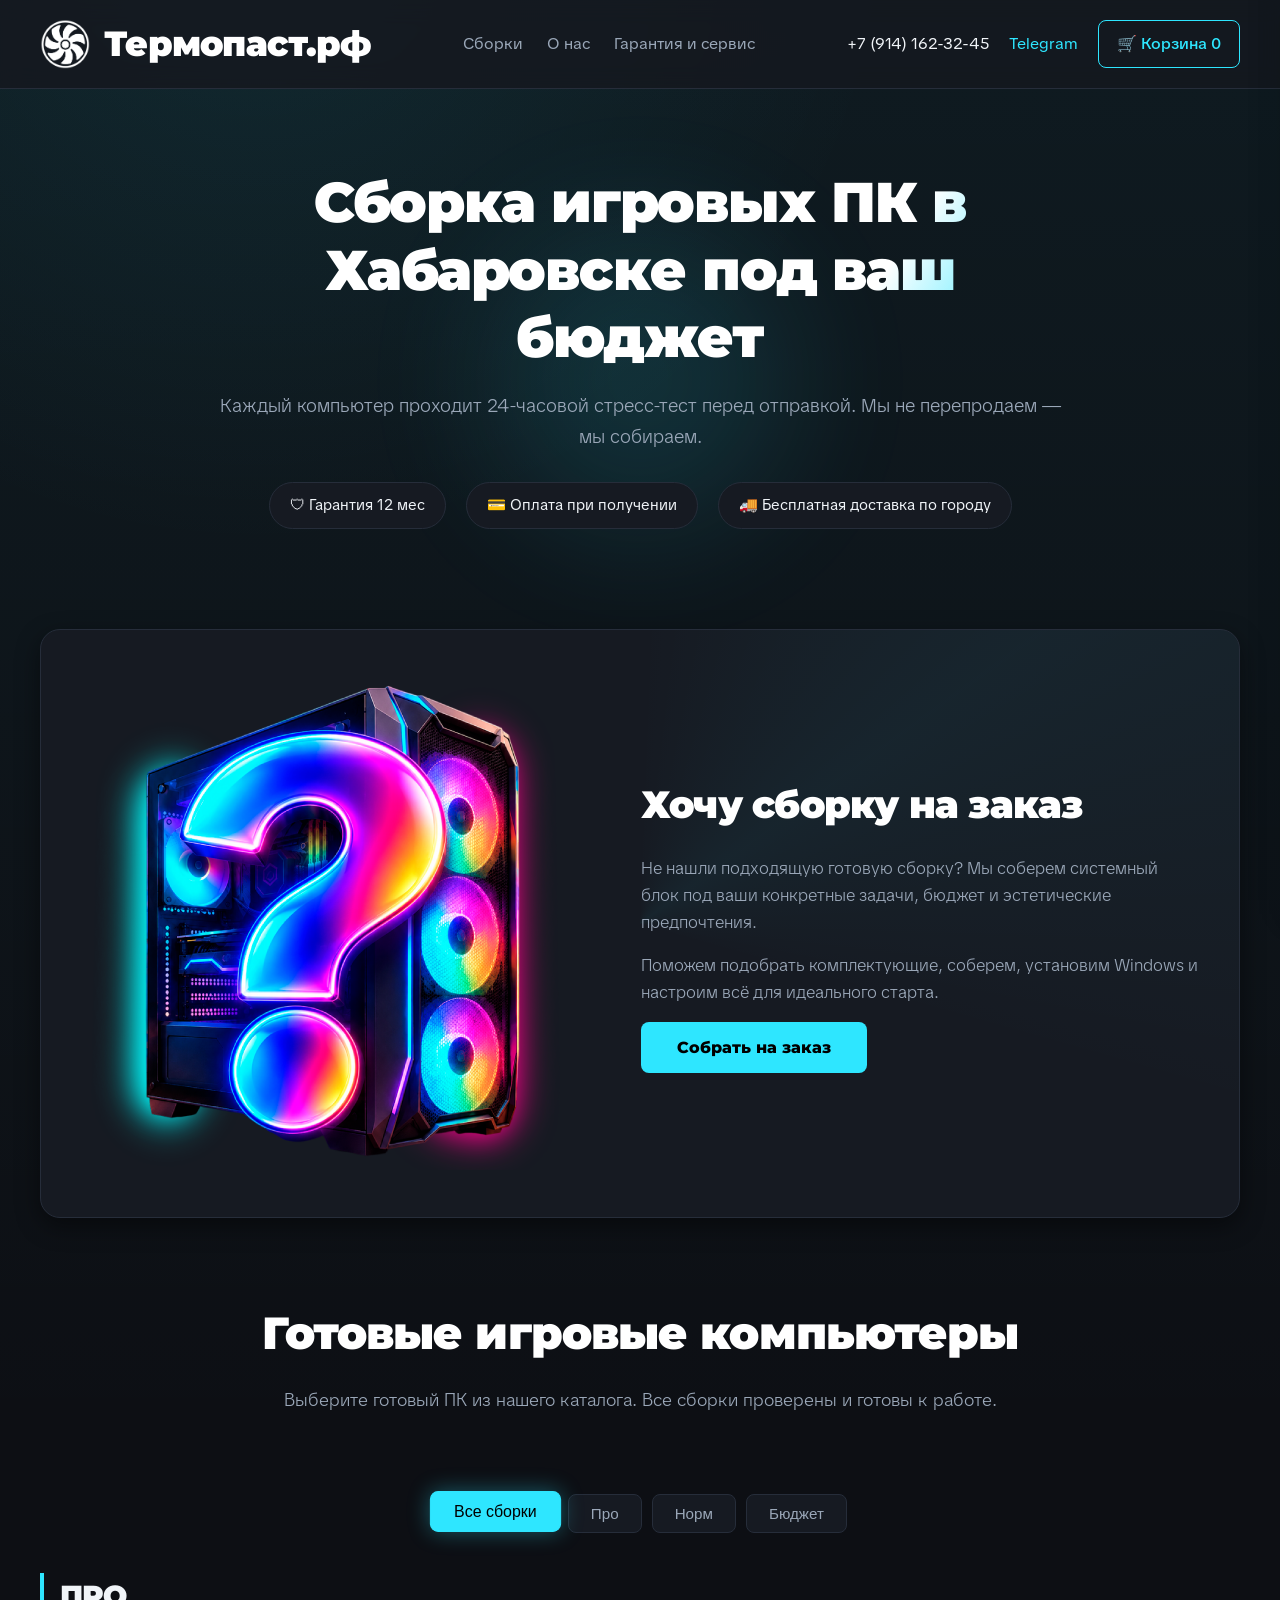
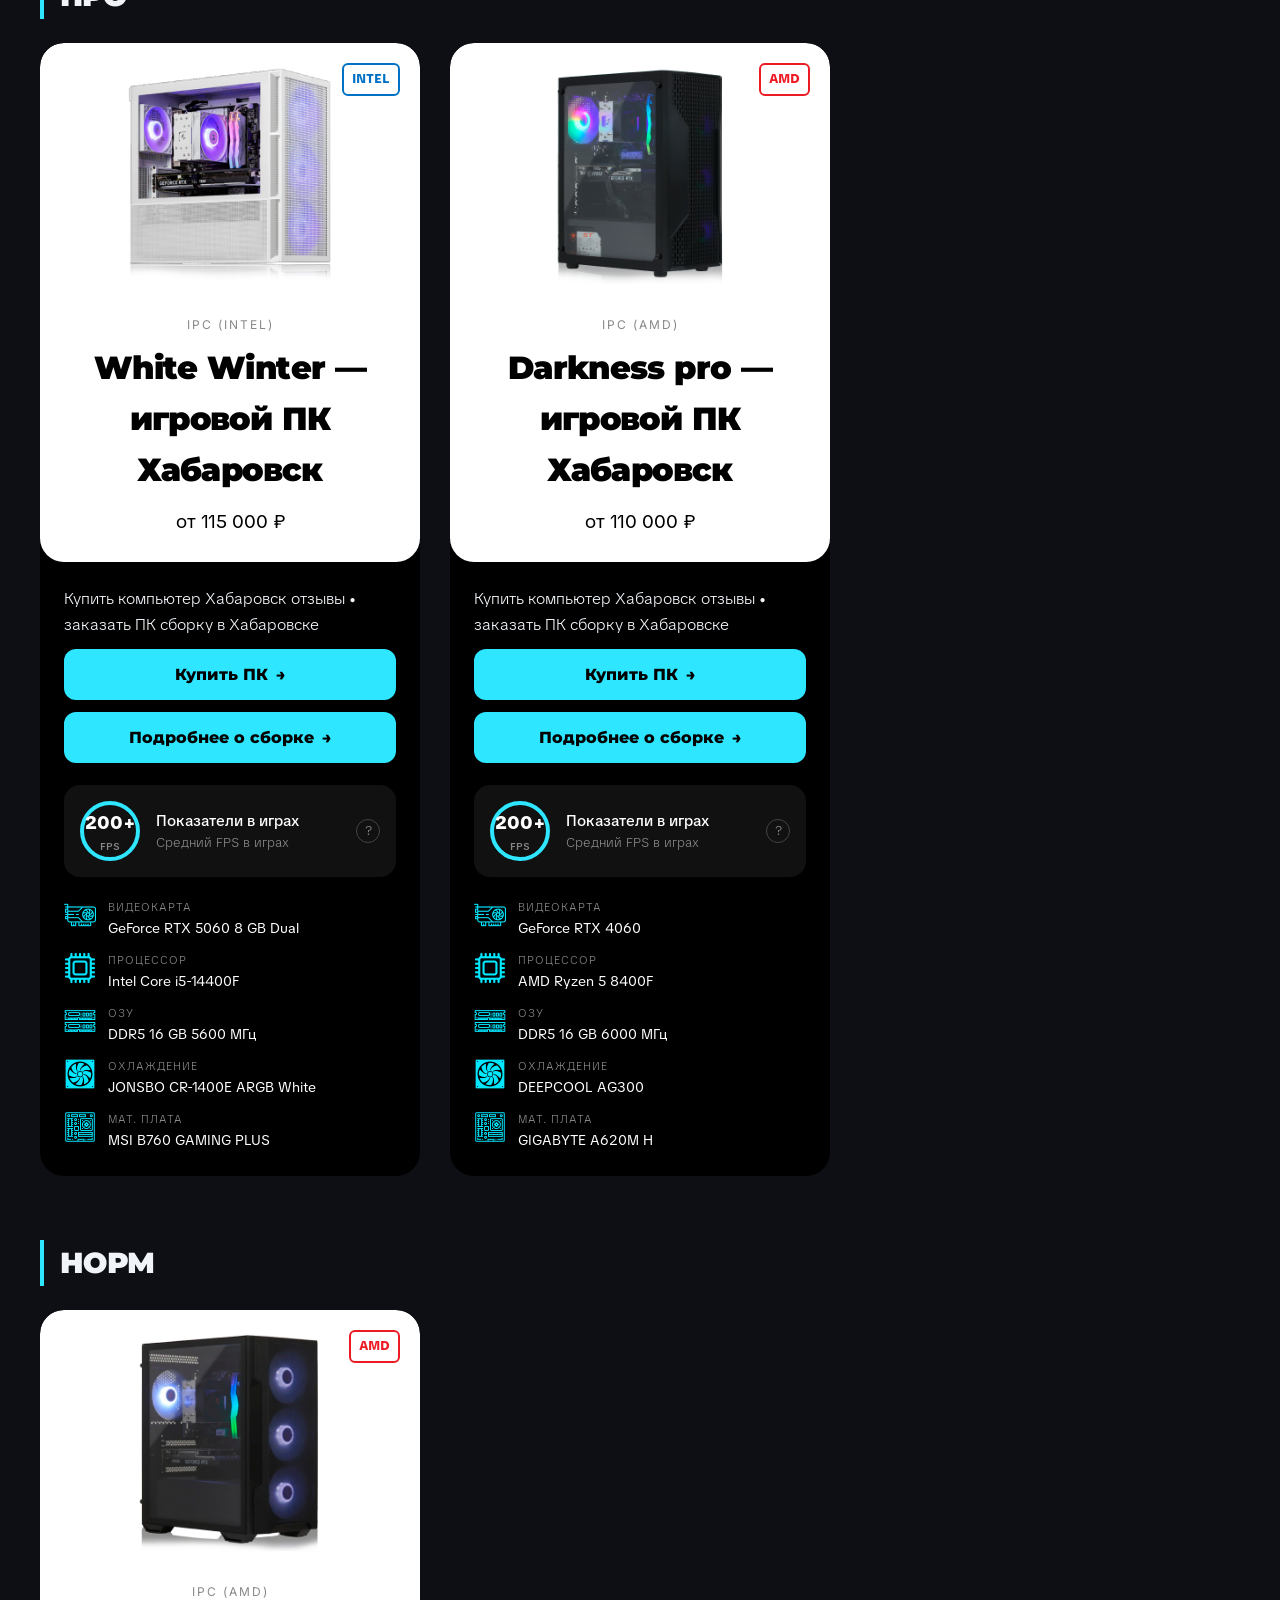
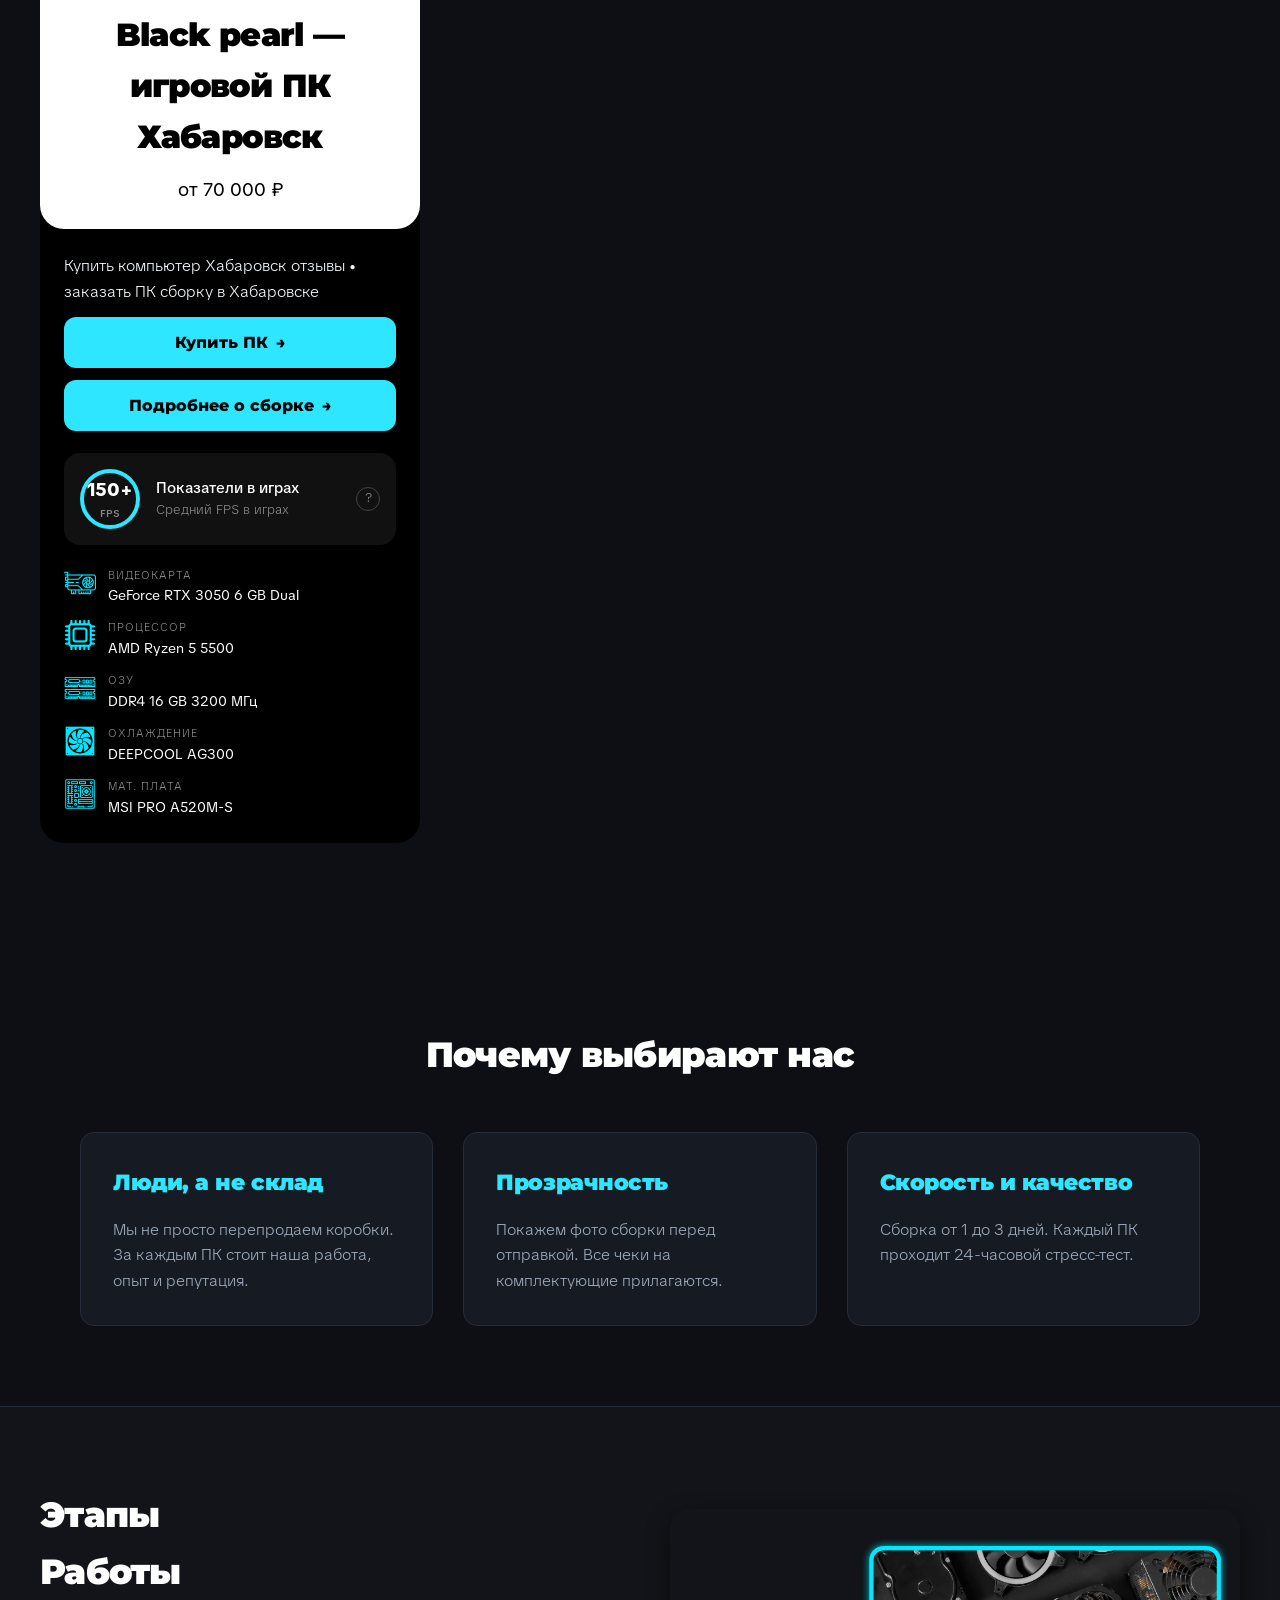
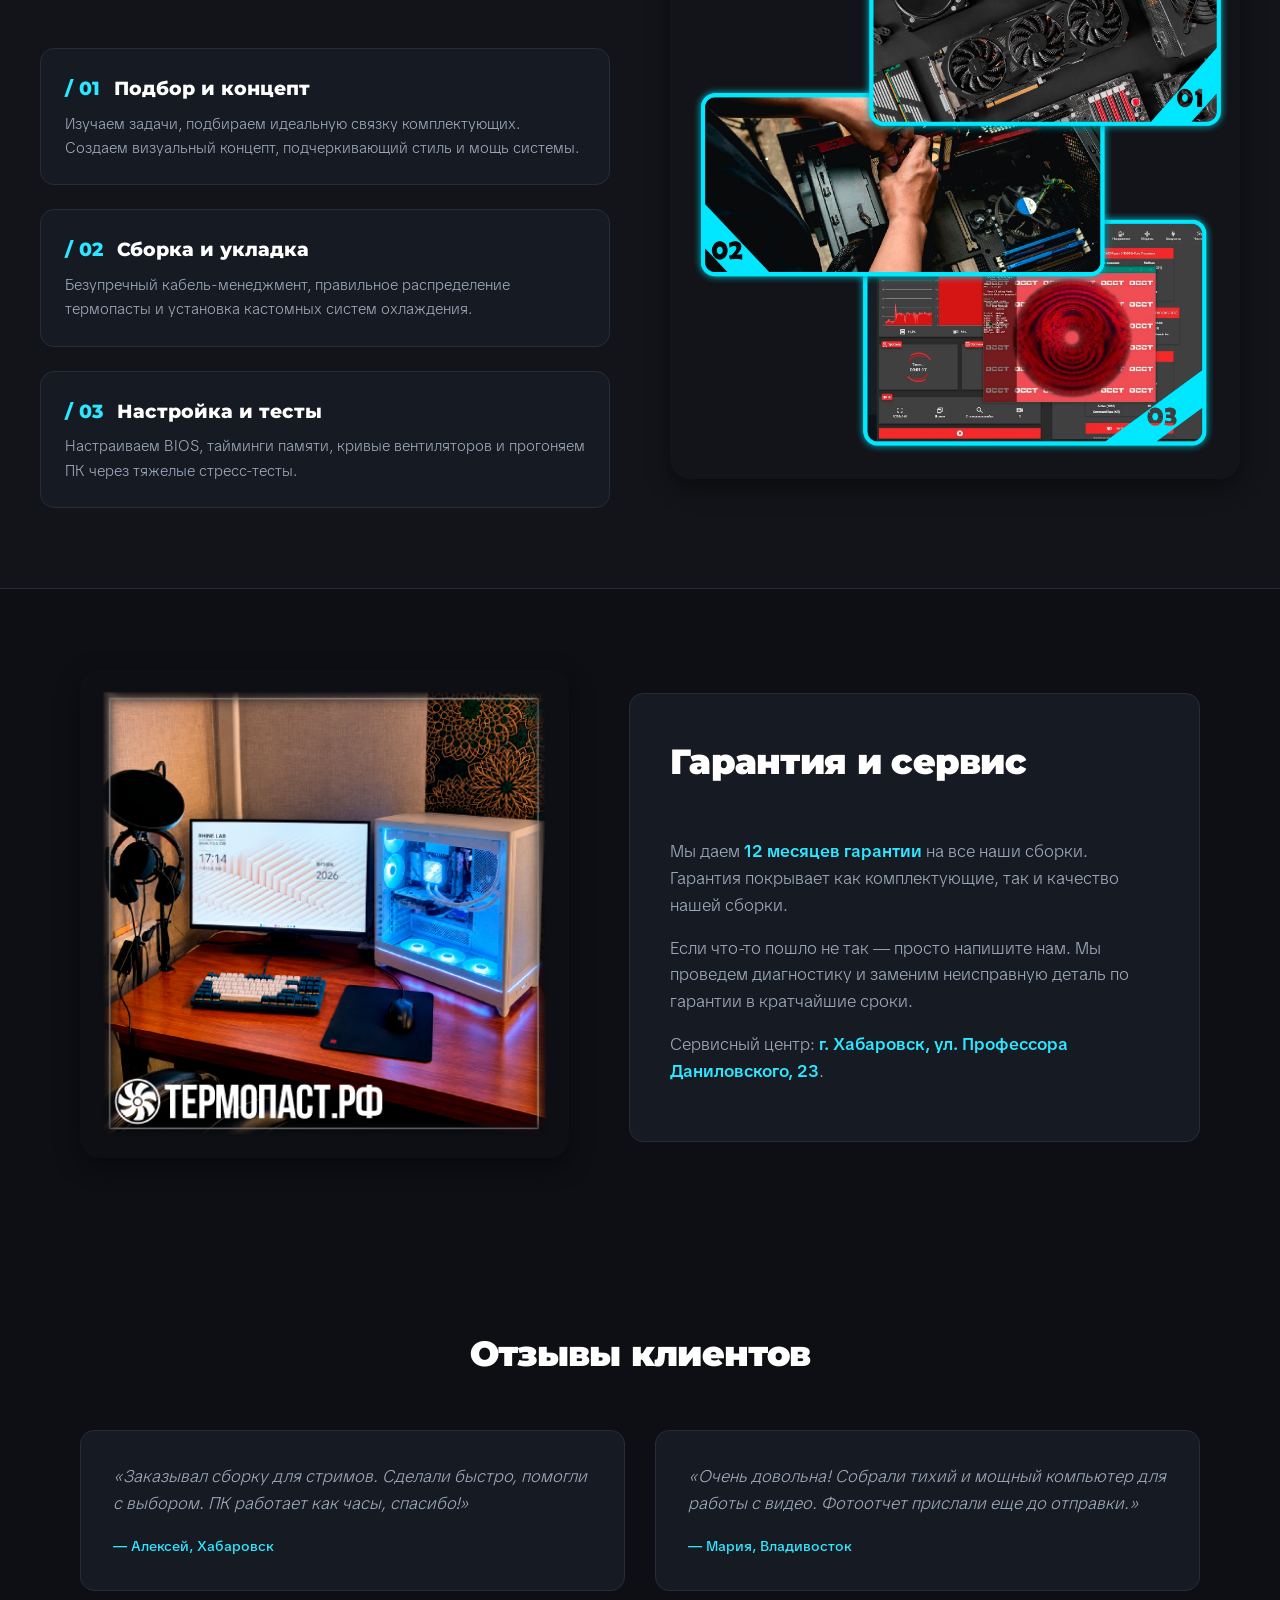
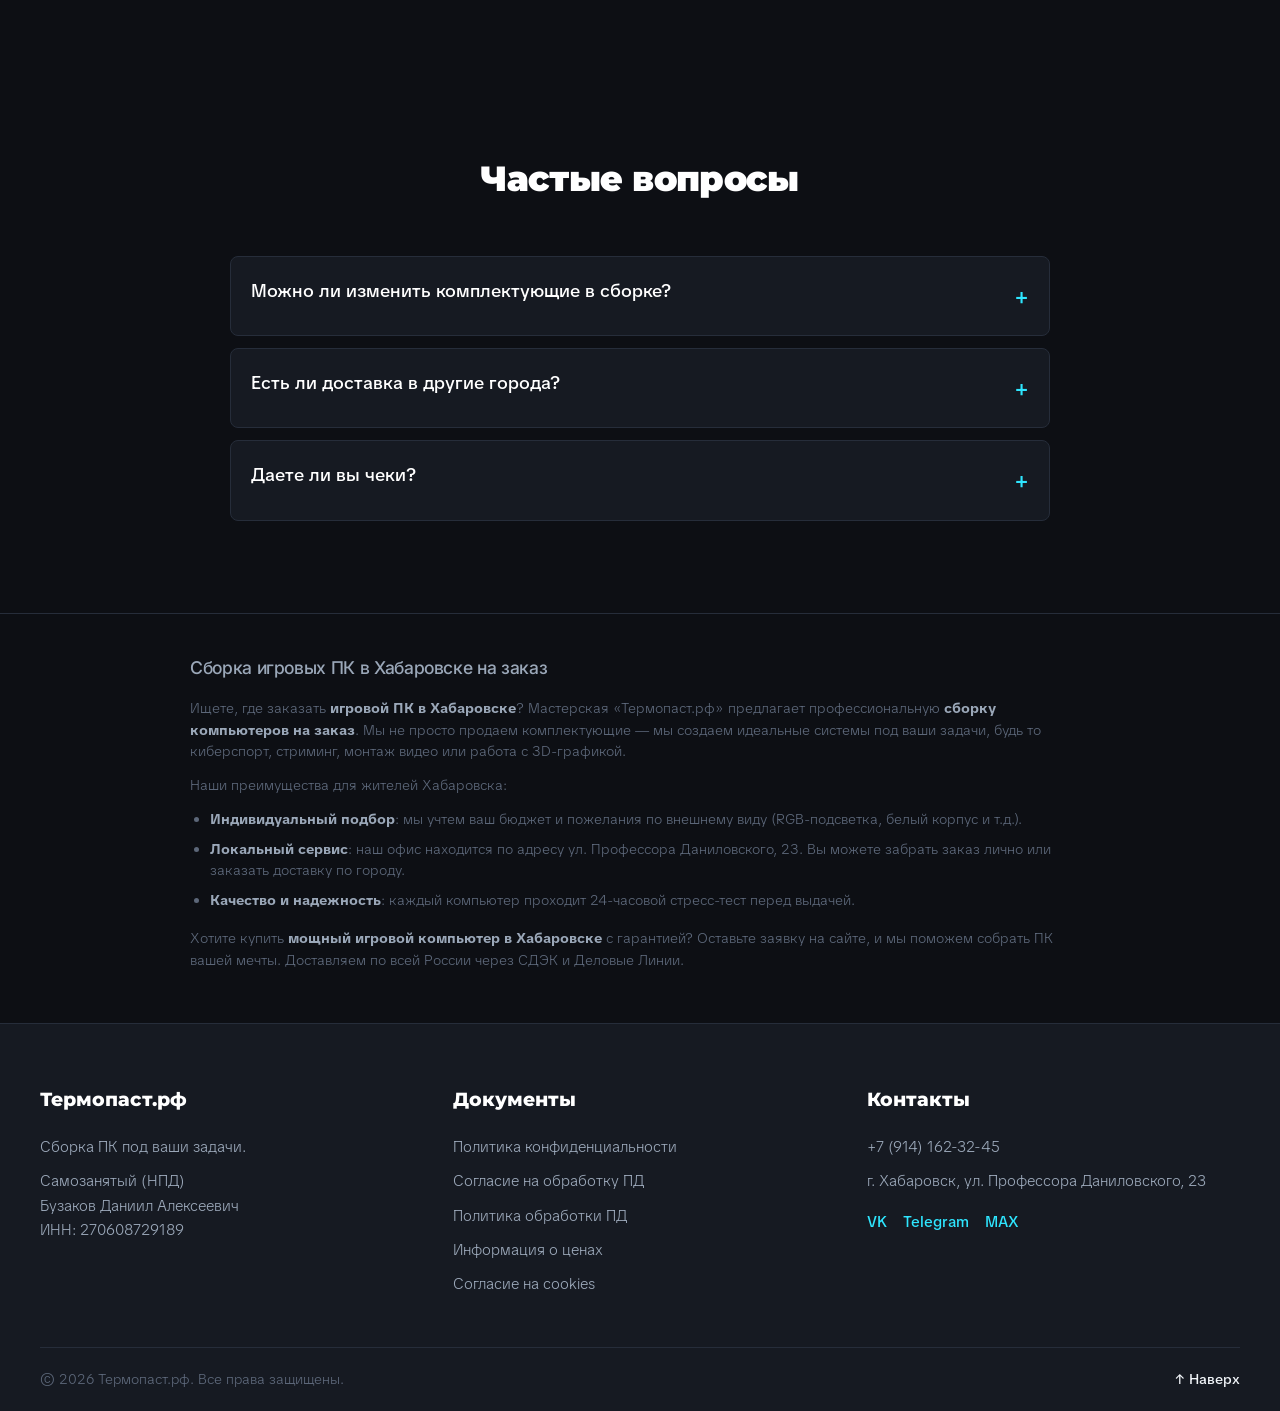
<file: index.html>
<!DOCTYPE html>
<html lang="ru">
<head>
  <link rel="canonical" href="https://термопаст.рф/">
  <!-- Yandex.Metrika counter -->
  <script type="text/javascript">
      (function(m,e,t,r,i,k,a){
          m[i]=m[i]||function(){(m[i].a=m[i].a||[]).push(arguments)};
          m[i].l=1*new Date();
          for (var j = 0; j < document.scripts.length; j++) {if (document.scripts[j].src === r) { return; }}
          k=e.createElement(t),a=e.getElementsByTagName(t)[0],k.async=1,k.src=r,a.parentNode.insertBefore(k,a)
      })(window, document,'script','https://mc.yandex.ru/metrika/tag.js?id=113942207', 'ym');

      ym(113942207, 'init', {ssr:true, webvisor:true, clickmap:true, ecommerce:"dataLayer", referrer: document.referrer, url: location.href, accurateTrackBounce:true, trackLinks:true});
  </script>
  <noscript><div><img src="https://mc.yandex.ru/watch/113942207" style="position:absolute; left:-9999px;" alt="" /></div></noscript>
  <!-- /Yandex.Metrika counter -->

  <meta charset="UTF-8">
  <meta name="viewport" content="width=device-width, initial-scale=1.0">
  
  <!-- 🚀 УЛУЧШЕННОЕ SEO -->
  <title>Сборка ПК в Хабаровске на заказ | Игровые компьютеры — Термопаст.рф</title>
  <meta name="description" content="Собираем игровые компьютеры под ваш бюджет за 1-3 дня — с гарантией, быстрой доставкой и индивидуальной консультацией. Стресс-тест, честные чеки, поддержка! Рассчитайте стоимость — подберём идеальную сборку для ваших задач.">
  <meta name="keywords" content="игровой пк, сборка пк хабаровск, игровые пк в хабаровске, купить компьютер хабаровск, сборка пк на заказ, компьютер под заказ, термопаст">
  <meta name="author" content="Термопаст.рф">

  <link rel="icon" type="image/png" href="logo-icon.png">
  <link rel="apple-touch-icon" href="logo-icon.png">

  <!-- Open Graph (Соцсети) -->
  <meta property="og:type" content="website">
  <meta property="og:url" content="https://термопаст.рф/">
  <meta property="og:title" content="Сборка ПК в Хабаровске на заказ | Термопаст.рф">
  <meta property="og:description" content="Собираем игровые компьютеры под ваш бюджет за 1-3 дня — с гарантией, быстрой доставкой и индивидуальной консультацией. Стресс-тест, честные чеки, поддержка! Рассчитайте стоимость — подберём идеальную сборку для ваших задач.">
  <meta property="og:image" content="https://термопаст.рф/og-image.png">

  <link rel="preconnect" href="https://fonts.googleapis.com">
  <link rel="preconnect" href="https://fonts.gstatic.com" crossorigin>
  <link href="https://fonts.googleapis.com/css2?family=Inter:wght@300;400;600&family=Montserrat:wght@800;900&family=TikTok+Sans:wght@300&display=swap" rel="stylesheet">

  <link rel="stylesheet" href="style.css">

  <!-- Микроразметка для поисковиков (Локальный бизнес) -->
  <script type="application/ld+json">
  {
    "@context": "https://schema.org",
    "@type": "LocalBusiness",
    "name": "Термопаст.рф",
    "image": "https://термопаст.рф/logo-icon.png",
    "description": "Сборка игровых ПК и компьютеров на заказ в Хабаровске.",
    "address": {
      "@type": "PostalAddress",
      "streetAddress": "улица Профессора Даниловского, дом 23",
      "addressLocality": "Хабаровск",
      "addressCountry": "RU"
    },
    "telephone": "+7-914-162-32-45",
    "url": "https://термопаст.рф/",
    "priceRange": "50000-300000 RUB"
  }
  </script>
</head>
<body>

  <!-- ===== HEADER ===== -->
  <header>
    <div class="header-top">
      <a href="index.html" class="logo-link">
        <img src="logo-icon.png" alt="Логотип Термопаст.рф" class="logo-img">
        <span class="logo-text">Термопаст.рф</span>
      </a>

      <nav class="header-nav">
        <a href="#catalog">Сборки</a>
        <a href="#about">О нас</a>
        <a href="#warranty">Гарантия и сервис</a>
      </nav>

      <div class="header-contacts">
        <a href="tel:+79141623245" class="phone-link">+7 (914) 162-32-45</a>
        <a href="https://t.me/termopast_rf" target="_blank" class="messenger-link">Telegram</a>
        <div class="cart-icon" onclick="toggleCart()">
          🛒 Корзина <span id="cart-count">0</span>
        </div>
      </div>
    </div>
  </header>

  <!-- ===== HERO + УТП ===== -->
  <div class="main-showcase">
    <div class="hero-utp">
      <!-- 🚀 Главный H1 с ключевыми словами -->
      <h1>Сборка игровых ПК в Хабаровске под ваш бюджет</h1>
      <p>Каждый компьютер проходит 24-часовой стресс-тест перед отправкой. Мы не перепродаем — мы собираем.</p>
      
      <div class="trust-badges">
        <span class="badge-item">🛡 Гарантия 12 мес</span>
        <span class="badge-item">💳 Оплата при получении</span>
        <span class="badge-item">🚚 Бесплатная доставка по городу</span>
      </div>
    </div>

    <div class="custom-build-banner">
      <div class="banner-container">
        <div class="banner-image">
          <img src="ПКвопрос.png" alt="Сборка игрового компьютера на заказ" onerror="this.src='https://via.placeholder.com/600x400/1e2430/2ee6ff?text=PC+Question'">
        </div>
        <div class="banner-content-right">
          <h2>Хочу сборку на заказ</h2>
          <p>Не нашли подходящую готовую сборку? Мы соберем системный блок под ваши конкретные задачи, бюджет и эстетические предпочтения.</p>
          <p>Поможем подобрать комплектующие, соберем, установим Windows и настроим всё для идеального старта.</p>
          <button class="banner-btn" onclick="openOrderModal('custom')">Собрать на заказ</button>
        </div>
      </div>
    </div>

    <div class="hero">
      <div class="hero-inner">
        <h2>Готовые игровые компьютеры</h2>
        <p>Выберите готовый ПК из нашего каталога. Все сборки проверены и готовы к работе.</p>
      </div>
    </div>
  </div>

  <!-- ===== КАТАЛОГ ===== -->
  <main id="catalog">
    <div id="filters" class="filters"></div>
    <div id="catalog-list"></div>
  </main>

  <!-- ===== ПОЧЕМУ МЫ ===== -->
  <section class="why-us" id="about">
    <h2 class="section-title">Почему выбирают нас</h2>
    <div class="why-grid">
      <div class="why-card">
        <h3>Люди, а не склад</h3>
        <p>Мы не просто перепродаем коробки. За каждым ПК стоит наша работа, опыт и репутация.</p>
      </div>
      <div class="why-card">
        <h3>Прозрачность</h3>
        <p>Покажем фото сборки перед отправкой. Все чеки на комплектующие прилагаются.</p>
      </div>
      <div class="why-card">
        <h3>Скорость и качество</h3>
        <p>Сборка от 1 до 3 дней. Каждый ПК проходит 24-часовой стресс-тест.</p>
      </div>
    </div>
  </section>

  <!-- ===== ЭТАПЫ РАБОТЫ ===== -->
  <section class="how-we-build">
    <div class="how-container">
      <div class="how-text">
        <h2 class="section-title" style="text-align: left;">Этапы<br>Работы</h2>
        <div class="steps-list">
          <div class="step-item">
            <h4><span>/ 01</span> Подбор и концепт</h4>
            <p>Изучаем задачи, подбираем идеальную связку комплектующих. Создаем визуальный концепт, подчеркивающий стиль и мощь системы.</p>
          </div>
          <div class="step-item">
            <h4><span>/ 02</span> Сборка и укладка</h4>
            <p>Безупречный кабель-менеджмент, правильное распределение термопасты и установка кастомных систем охлаждения.</p>
          </div>
          <div class="step-item">
            <h4><span>/ 03</span> Настройка и тесты</h4>
            <p>Настраиваем BIOS, тайминги памяти, кривые вентиляторов и прогоняем ПК через тяжелые стресс-тесты.</p>
          </div>
        </div>
      </div>
      <div class="how-image">
        <img src="stage-build.png" alt="Процесс сборки игрового ПК в Хабаровске" onerror="this.src='https://via.placeholder.com/600x800/161a22/2ee6ff?text=Добавьте+stage-build.png'">
      </div>
    </div>
  </section>

  <!-- ===== ГАРАНТИЯ ===== -->
  <section class="warranty-section" id="warranty">
    <div class="warranty-container">
      <div class="warranty-image">
        <img src="warranty-photo.png" alt="Гарантийный отдел" onerror="this.src='https://via.placeholder.com/600x800/161a22/2ee6ff?text=Добавьте+warranty-photo.png'">
      </div>
      <div class="warranty-content">
        <h2 class="section-title" style="text-align: left;">Гарантия и сервис</h2>
        <p>Мы даем <strong>12 месяцев гарантии</strong> на все наши сборки. Гарантия покрывает как комплектующие, так и качество нашей сборки.</p>
        <p>Если что-то пошло не так — просто напишите нам. Мы проведем диагностику и заменим неисправную деталь по гарантии в кратчайшие сроки.</p>
        <p>Сервисный центр: <strong>г. Хабаровск, ул. Профессора Даниловского, 23</strong>.</p>
      </div>
    </div>
  </section>

  <!-- ===== ОТЗЫВЫ ===== -->
  <section class="reviews-section">
    <h2 class="section-title">Отзывы клиентов</h2>
    <div class="reviews-grid">
      <div class="review-card">
        <p>«Заказывал сборку для стримов. Сделали быстро, помогли с выбором. ПК работает как часы, спасибо!»</p>
        <span>— Алексей, Хабаровск</span>
      </div>
      <div class="review-card">
        <p>«Очень довольна! Собрали тихий и мощный компьютер для работы с видео. Фотоотчет прислали еще до отправки.»</p>
        <span>— Мария, Владивосток</span>
      </div>
    </div>
  </section>

  <!-- ===== FAQ ===== -->
  <section class="faq-section">
    <h2 class="section-title">Частые вопросы</h2>
    <div class="faq-list">
      <details>
        <summary>Можно ли изменить комплектующие в сборке?</summary>
        <p>Да, вы можете заменить любую деталь. Напишите нам, и мы пересчитаем стоимость.</p>
      </details>
      <details>
        <summary>Есть ли доставка в другие города?</summary>
        <p>Да, отправляем через СДЭК или Деловые Линии с надежной упаковкой.</p>
      </details>
      <details>
        <summary>Даете ли вы чеки?</summary>
        <p>Да, мы работаем официально как самозанятые (плательщики НПД). После оплаты вы получаете чек, сформированный в приложении «Мой налог».</p>
      </details>
    </div>
  </section>

  <!-- 🚀 SEO-ТЕКСТ ДЛЯ ПОИСКОВИКОВ (Скрыт визуально, но виден роботам) -->
  <section class="seo-text-section">
    <div class="seo-container">
      <h2>Сборка игровых ПК в Хабаровске на заказ</h2>
      <p>Ищете, где заказать <strong>игровой ПК в Хабаровске</strong>? Мастерская «Термопаст.рф» предлагает профессиональную <strong>сборку компьютеров на заказ</strong>. Мы не просто продаем комплектующие — мы создаем идеальные системы под ваши задачи, будь то киберспорт, стриминг, монтаж видео или работа с 3D-графикой.</p>
      
      <p>Наши преимущества для жителей Хабаровска:</p>
      <ul>
        <li><strong>Индивидуальный подбор</strong>: мы учтем ваш бюджет и пожелания по внешнему виду (RGB-подсветка, белый корпус и т.д.).</li>
        <li><strong>Локальный сервис</strong>: наш офис находится по адресу ул. Профессора Даниловского, 23. Вы можете забрать заказ лично или заказать доставку по городу.</li>
        <li><strong>Качество и надежность</strong>: каждый компьютер проходит 24-часовой стресс-тест перед выдачей.</li>
      </ul>
      
      <p>Хотите купить <strong>мощный игровой компьютер в Хабаровске</strong> с гарантией? Оставьте заявку на сайте, и мы поможем собрать ПК вашей мечты. Доставляем по всей России через СДЭК и Деловые Линии.</p>
    </div>
  </section>

  <!-- ===== ФУТЕР ===== -->
  <footer>
    <div class="footer-content">
      <div class="footer-col">
        <h4>Термопаст.рф</h4>
        <p>Сборка ПК под ваши задачи.</p>
        <p>Самозанятый (НПД)<br>Бузаков Даниил Алексеевич<br>ИНН: 270608729189</p>
      </div>
      <div class="footer-col">
        <h4>Документы</h4>
        <a href="docs.html#privacy">Политика конфиденциальности</a>
        <a href="docs.html#consent">Согласие на обработку ПД</a>
        <a href="docs.html#policy">Политика обработки ПД</a>
        <a href="docs.html#info">Информация о ценах</a>
        <a href="docs.html#cookies">Согласие на cookies</a>
      </div>
      <div class="footer-col">
        <h4>Контакты</h4>
        <a href="tel:+79141623245">+7 (914) 162-32-45</a>
        <p>г. Хабаровск, ул. Профессора Даниловского, 23</p>
        <div class="footer-social">
          <a href="https://vk.ru/termopast_rf" target="_blank">VK</a>
          <a href="https://t.me/termopast_rf" target="_blank">Telegram</a>
          <a href="https://max.ru/channel_termopast" target="_blank">MAX</a>
        </div>
      </div>
    </div>
    <div class="footer-bottom">
      <p>© 2026 Термопаст.рф. Все права защищены.</p>
      <a href="#" class="up-btn" onclick="window.scrollTo({top: 0, behavior: 'smooth'}); return false;">↑ Наверх</a>
    </div>
  </footer>

  <!-- ===== КОРЗИНА ===== -->
  <div id="cart-sidebar" class="cart-sidebar">
    <button class="cart-close" onclick="toggleCart()">×</button>
    <h2>Корзина</h2>
    <div id="cart-items"></div>
    <div class="cart-total">Итого: <span id="cart-total">0</span> ₽</div>
    <button onclick="checkoutCart()" class="checkout-btn">Оформить заявку</button>
  </div>

  <!-- ===== ПАНЕЛЬ ДЕТАЛЕЙ ===== -->
  <div id="product-detail-panel" class="product-detail-panel">
    <button class="close-detail" onclick="closeProductDetails()">×</button>
    <div id="product-detail-content"></div>
  </div>

  <!-- ===== МОДАЛЬНОЕ ОКНО ===== -->
  <div id="order-modal" class="modal-overlay" hidden>
    <div class="modal-content">
      <button class="modal-close" onclick="closeOrderModal()">×</button>
      <h3 id="modal-title">Оформление заявки</h3>
      <p id="modal-subtitle" class="modal-subtitle">Заполните форму, и мы свяжемся с вами.</p>
      
      <div id="selected-product-info" class="selected-product-info" hidden>
        <span>Выбранный ПК:</span>
        <strong id="selected-product-name"></strong>
      </div>

      <form id="order-form" class="order-form" action="https://formspree.io/f/mppplzwr" method="POST">
        <input type="hidden" name="order_type" id="order_type" value="">
        
        <div class="form-group">
          <label for="name">Ваше имя</label>
          <input type="text" id="name" name="name" placeholder="Иван" required>
        </div>
        
        <div class="form-group">
          <label for="contact">Телефон или Email</label>
          <input type="text" id="contact" name="contact" placeholder="+7 999 123-45-67" required>
        </div>

        <!-- Поля для "Собрать на заказ" -->
        <div id="custom-fields" style="display: none;">
          <div class="form-group">
            <label for="budget">Бюджет (примерно)</label>
            <input type="text" id="budget" name="budget" placeholder="Например: 80 000 - 100 000 ₽">
          </div>
          <div class="form-group">
            <label for="purpose">Для чего нужен ПК?</label>
            <input type="text" id="purpose" name="purpose" placeholder="Игры, работа, монтаж...">
          </div>
        </div>

        <div class="form-group">
          <label for="contact_method">Предпочтительный способ связи</label>
          <select id="contact_method" name="contact_method">
            <option value="Звонок">Звонок</option>
            <option value="Telegram">Telegram</option>
            <option value="MAX">MAX</option>
          </select>
        </div>

        <!-- Поле для "Купить ПК" -->
        <div class="form-group" id="delivery-group" style="display: none;">
          <label for="delivery">Способ получения</label>
          <select id="delivery" name="delivery">
            <option value="Самовывоз (Хабаровск, ул. Профессора Даниловского, 23)">Самовывоз (г. Хабаровск)</option>
            <option value="Транспортная компания СДЭК">Транспортная компания СДЭК</option>
          </select>
        </div>

        <div class="form-group">
          <label for="message">Комментарий</label>
          <textarea id="message" name="message" rows="3" placeholder="Уточнения по заказу..."></textarea>
        </div>

        <input type="hidden" name="cart_items" id="cart_items_hidden" value="">

        <div class="form-checkbox-wrapper">
          <div class="form-checkbox">
            <input type="checkbox" id="agree" name="agree" required onchange="document.getElementById('submit-btn').disabled = !this.checked;">
            <label for="agree">Я согласен на обработку персональных данных</label>
          </div>

          <button type="submit" id="submit-btn" class="submit-btn" disabled>Отправить заявку</button>
        </div>

        <p id="form-success" class="form-success" hidden>Спасибо! Заявка отправлена — мы свяжемся с вами скоро.</p>
      </form>
    </div>
  </div>

  <script src="script.js"></script>
</body>
</html>
</file>
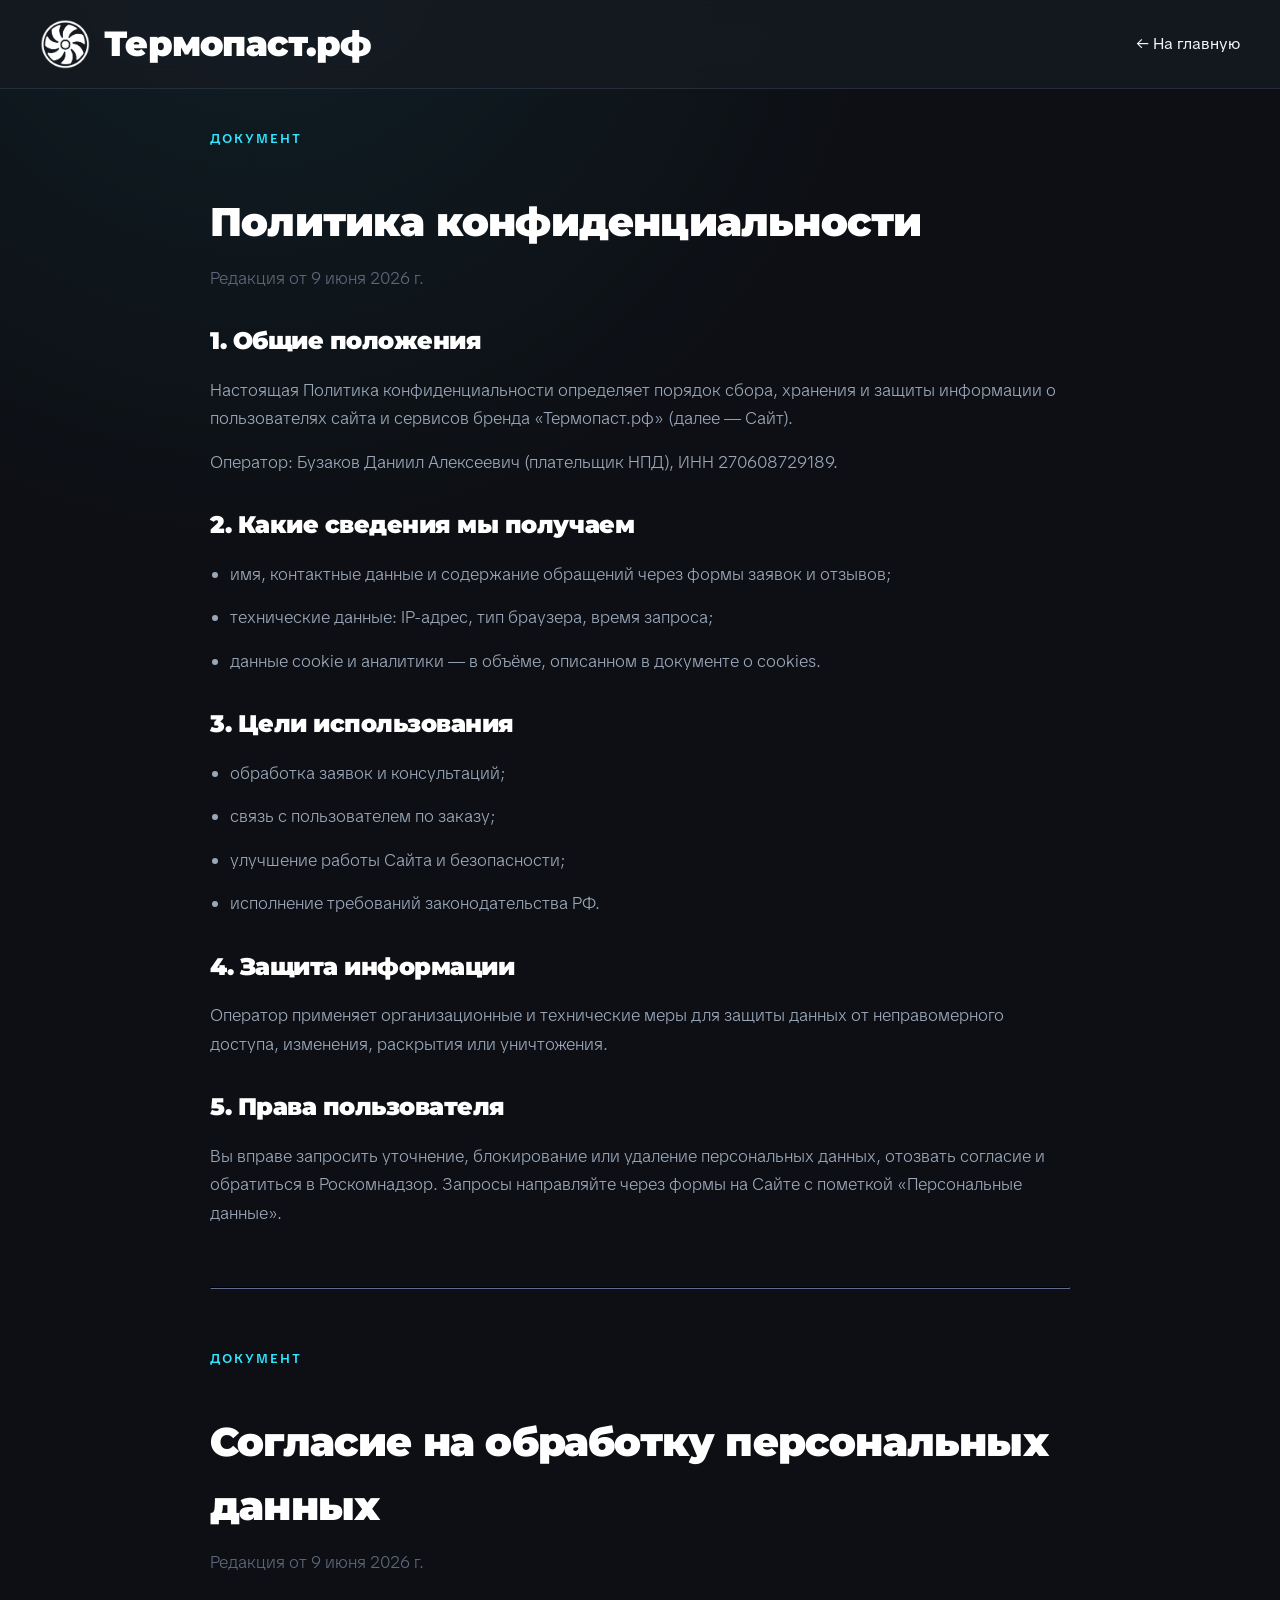
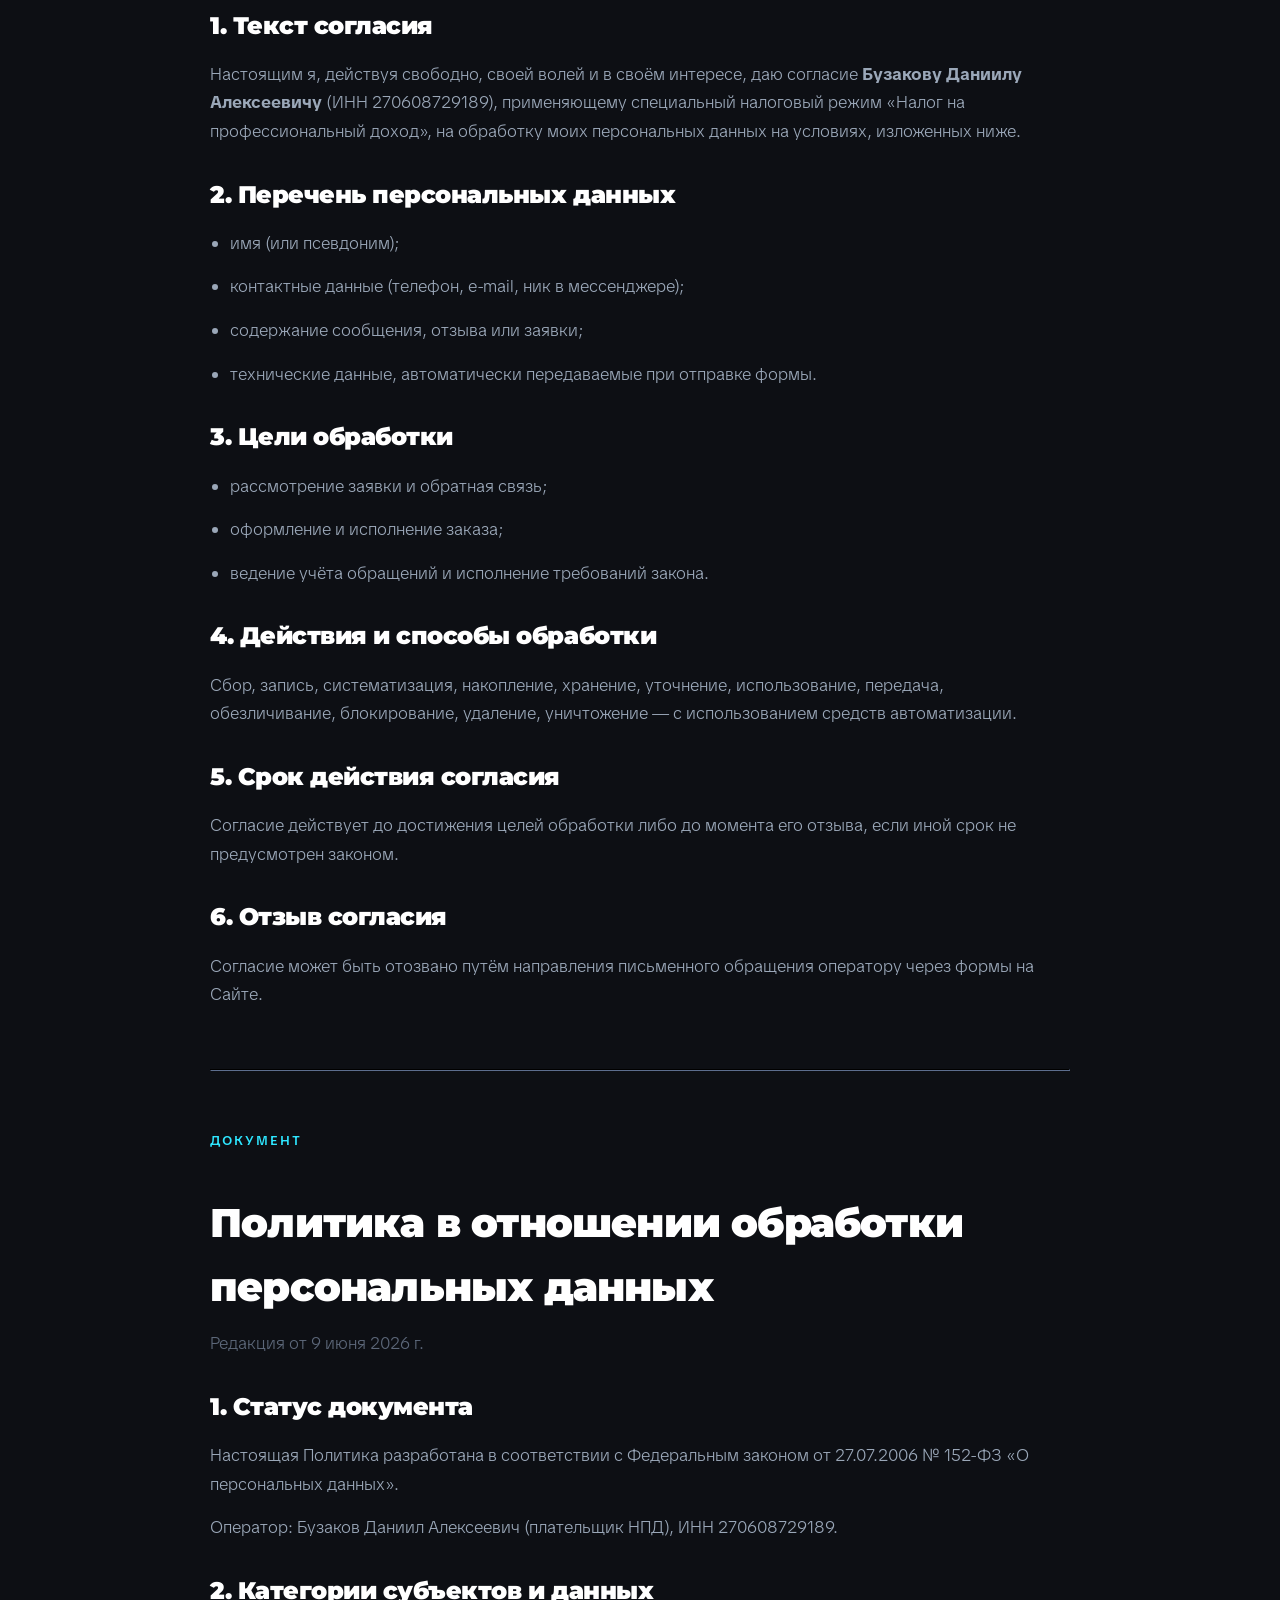
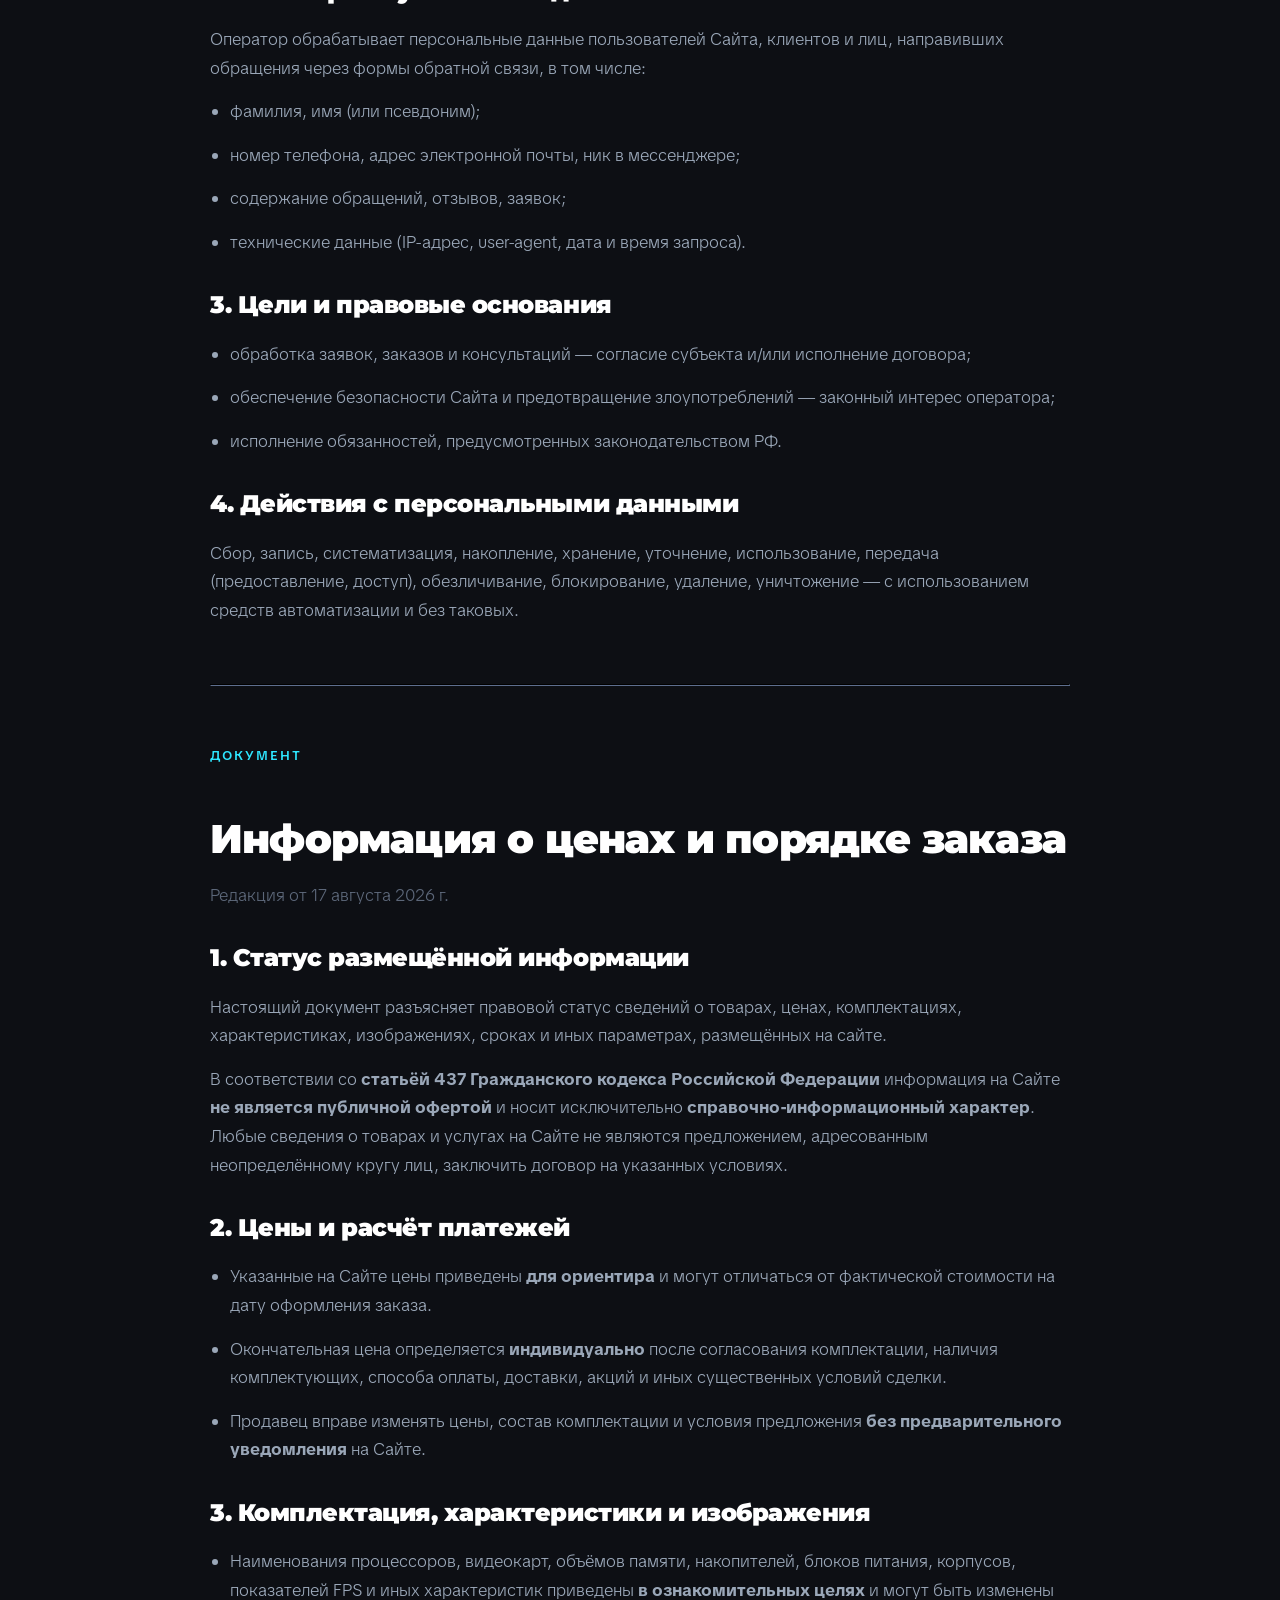
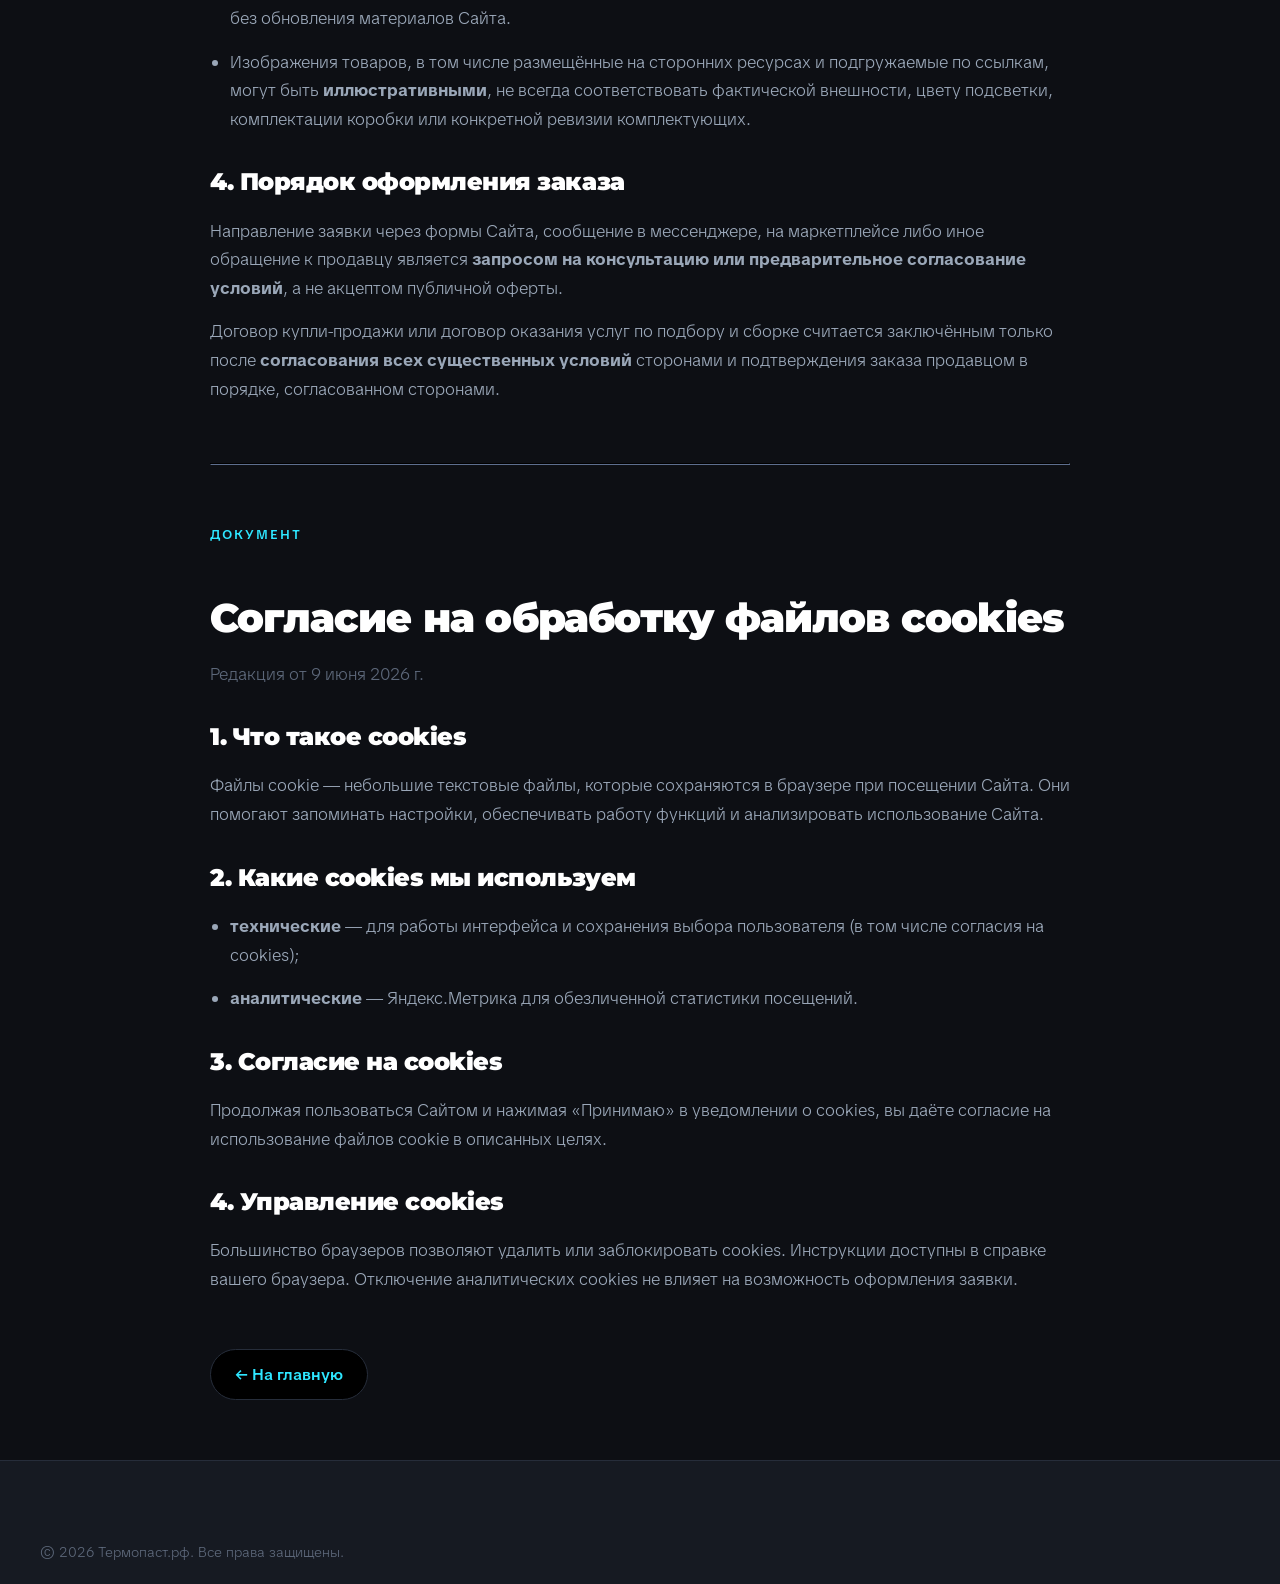
<file: docs.html>
<!DOCTYPE html>
<html lang="ru">
<head>
  <meta charset="UTF-8">
  <meta name="viewport" content="width=device-width, initial-scale=1.0">
  <title>Документы — Термопаст.рф</title>
  <link rel="preconnect" href="https://fonts.googleapis.com">
  <link rel="preconnect" href="https://fonts.gstatic.com" crossorigin>
  <link href="https://fonts.googleapis.com/css2?family=Inter:wght@300;400;600&family=Montserrat:wght@800;900&family=TikTok+Sans:wght@300&display=swap" rel="stylesheet">
  <link rel="stylesheet" href="style.css">
  <style>
    .doc-page { max-width: 900px; margin: 40px auto; padding: 0 20px; color: var(--text-secondary); }
    .doc-page h1 { color: #fff; font-size: 2.5rem; margin-bottom: 10px; margin-top: 40px; }
    .doc-page h2 { color: #fff; font-size: 1.5rem; margin-top: 30px; margin-bottom: 15px; }
    .doc-page p, .doc-page li { font-size: 1.05rem; line-height: 1.7; margin-bottom: 15px; }
    .doc-page ul { padding-left: 20px; margin-bottom: 20px; }
    .doc-page a { color: var(--accent); text-decoration: none; }
    .doc-page a:hover { text-decoration: underline; }
    .doc-date { font-size: 0.9rem; color: var(--text-muted); margin-bottom: 30px; }
    /* Изменили фиолетовый на голубой */
    .doc-badge { color: var(--accent); text-transform: uppercase; letter-spacing: 2px; font-weight: 600; font-size: 0.8rem; margin-bottom: 10px; display: block; }
    .back-btn { display: inline-block; background: #000; color: #fff; padding: 12px 24px; border-radius: 30px; font-weight: 600; text-decoration: none; margin-top: 40px; border: 1px solid var(--border); transition: 0.2s; }
    .back-btn:hover { border-color: var(--accent); color: var(--accent); text-decoration: none; }
  </style>
</head>
<body>

  <header>
    <div class="header-top">
      <a href="index.html" class="logo-link">
        <img src="logo-icon.png" alt="Термопаст.рф" class="logo-img">
        <span class="logo-text">Термопаст.рф</span>
      </a>
      <div class="header-contacts">
        <a href="index.html" class="phone-link">← На главную</a>
      </div>
    </div>
  </header>

  <main class="doc-page">
    <!-- 1. Политика конфиденциальности -->
    <div id="privacy">
      <span class="doc-badge">Документ</span>
      <h1>Политика конфиденциальности</h1>
      <p class="doc-date">Редакция от 9 июня 2026 г.</p>

      <h2>1. Общие положения</h2>
      <p>Настоящая Политика конфиденциальности определяет порядок сбора, хранения и защиты информации о пользователях сайта и сервисов бренда «Термопаст.рф» (далее — Сайт).</p>
      <p>Оператор: Бузаков Даниил Алексеевич (плательщик НПД), ИНН 270608729189.</p>

      <h2>2. Какие сведения мы получаем</h2>
      <ul>
        <li>имя, контактные данные и содержание обращений через формы заявок и отзывов;</li>
        <li>технические данные: IP-адрес, тип браузера, время запроса;</li>
        <li>данные cookie и аналитики — в объёме, описанном в документе о cookies.</li>
      </ul>

      <h2>3. Цели использования</h2>
      <ul>
        <li>обработка заявок и консультаций;</li>
        <li>связь с пользователем по заказу;</li>
        <li>улучшение работы Сайта и безопасности;</li>
        <li>исполнение требований законодательства РФ.</li>
      </ul>

      <h2>4. Защита информации</h2>
      <p>Оператор применяет организационные и технические меры для защиты данных от неправомерного доступа, изменения, раскрытия или уничтожения.</p>

      <h2>5. Права пользователя</h2>
      <p>Вы вправе запросить уточнение, блокирование или удаление персональных данных, отозвать согласие и обратиться в Роскомнадзор. Запросы направляйте через формы на Сайте с пометкой «Персональные данные».</p>
    </div>

    <hr style="border-color: var(--border); margin: 60px 0;">

    <!-- 2. Согласие на обработку -->
    <div id="consent">
      <span class="doc-badge">Документ</span>
      <h1>Согласие на обработку персональных данных</h1>
      <p class="doc-date">Редакция от 9 июня 2026 г.</p>

      <h2>1. Текст согласия</h2>
      <p>Настоящим я, действуя свободно, своей волей и в своём интересе, даю согласие <strong>Бузакову Даниилу Алексеевичу</strong> (ИНН 270608729189), применяющему специальный налоговый режим «Налог на профессиональный доход», на обработку моих персональных данных на условиях, изложенных ниже.</p>

      <h2>2. Перечень персональных данных</h2>
      <ul>
        <li>имя (или псевдоним);</li>
        <li>контактные данные (телефон, e-mail, ник в мессенджере);</li>
        <li>содержание сообщения, отзыва или заявки;</li>
        <li>технические данные, автоматически передаваемые при отправке формы.</li>
      </ul>

      <h2>3. Цели обработки</h2>
      <ul>
        <li>рассмотрение заявки и обратная связь;</li>
        <li>оформление и исполнение заказа;</li>
        <li>ведение учёта обращений и исполнение требований закона.</li>
      </ul>

      <h2>4. Действия и способы обработки</h2>
      <p>Сбор, запись, систематизация, накопление, хранение, уточнение, использование, передача, обезличивание, блокирование, удаление, уничтожение — с использованием средств автоматизации.</p>

      <h2>5. Срок действия согласия</h2>
      <p>Согласие действует до достижения целей обработки либо до момента его отзыва, если иной срок не предусмотрен законом.</p>

      <h2>6. Отзыв согласия</h2>
      <p>Согласие может быть отозвано путём направления письменного обращения оператору через формы на Сайте.</p>
    </div>

    <hr style="border-color: var(--border); margin: 60px 0;">

    <!-- 3. Политика в отношении обработки -->
    <div id="policy">
      <span class="doc-badge">Документ</span>
      <h1>Политика в отношении обработки персональных данных</h1>
      <p class="doc-date">Редакция от 9 июня 2026 г.</p>

      <h2>1. Статус документа</h2>
      <p>Настоящая Политика разработана в соответствии с Федеральным законом от 27.07.2006 № 152-ФЗ «О персональных данных».</p>
      <p>Оператор: Бузаков Даниил Алексеевич (плательщик НПД), ИНН 270608729189.</p>

      <h2>2. Категории субъектов и данных</h2>
      <p>Оператор обрабатывает персональные данные пользователей Сайта, клиентов и лиц, направивших обращения через формы обратной связи, в том числе:</p>
      <ul>
        <li>фамилия, имя (или псевдоним);</li>
        <li>номер телефона, адрес электронной почты, ник в мессенджере;</li>
        <li>содержание обращений, отзывов, заявок;</li>
        <li>технические данные (IP-адрес, user-agent, дата и время запроса).</li>
      </ul>

      <h2>3. Цели и правовые основания</h2>
      <ul>
        <li>обработка заявок, заказов и консультаций — согласие субъекта и/или исполнение договора;</li>
        <li>обеспечение безопасности Сайта и предотвращение злоупотреблений — законный интерес оператора;</li>
        <li>исполнение обязанностей, предусмотренных законодательством РФ.</li>
      </ul>

      <h2>4. Действия с персональными данными</h2>
      <p>Сбор, запись, систематизация, накопление, хранение, уточнение, использование, передача (предоставление, доступ), обезличивание, блокирование, удаление, уничтожение — с использованием средств автоматизации и без таковых.</p>
    </div>

    <hr style="border-color: var(--border); margin: 60px 0;">

    <!-- 4. Информация о ценах -->
    <div id="info">
      <span class="doc-badge">Документ</span>
      <h1>Информация о ценах и порядке заказа</h1>
      <p class="doc-date">Редакция от 17 августа 2026 г.</p>

      <h2>1. Статус размещённой информации</h2>
      <p>Настоящий документ разъясняет правовой статус сведений о товарах, ценах, комплектациях, характеристиках, изображениях, сроках и иных параметрах, размещённых на сайте.</p>
      <p>В соответствии со <strong>статьёй 437 Гражданского кодекса Российской Федерации</strong> информация на Сайте <strong>не является публичной офертой</strong> и носит исключительно <strong>справочно-информационный характер</strong>. Любые сведения о товарах и услугах на Сайте не являются предложением, адресованным неопределённому кругу лиц, заключить договор на указанных условиях.</p>

      <h2>2. Цены и расчёт платежей</h2>
      <ul>
        <li>Указанные на Сайте цены приведены <strong>для ориентира</strong> и могут отличаться от фактической стоимости на дату оформления заказа.</li>
        <li>Окончательная цена определяется <strong>индивидуально</strong> после согласования комплектации, наличия комплектующих, способа оплаты, доставки, акций и иных существенных условий сделки.</li>
        <li>Продавец вправе изменять цены, состав комплектации и условия предложения <strong>без предварительного уведомления</strong> на Сайте.</li>
      </ul>

      <h2>3. Комплектация, характеристики и изображения</h2>
      <ul>
        <li>Наименования процессоров, видеокарт, объёмов памяти, накопителей, блоков питания, корпусов, показателей FPS и иных характеристик приведены <strong>в ознакомительных целях</strong> и могут быть изменены без обновления материалов Сайта.</li>
        <li>Изображения товаров, в том числе размещённые на сторонних ресурсах и подгружаемые по ссылкам, могут быть <strong>иллюстративными</strong>, не всегда соответствовать фактической внешности, цвету подсветки, комплектации коробки или конкретной ревизии комплектующих.</li>
      </ul>

      <h2>4. Порядок оформления заказа</h2>
      <p>Направление заявки через формы Сайта, сообщение в мессенджере, на маркетплейсе либо иное обращение к продавцу является <strong>запросом на консультацию или предварительное согласование условий</strong>, а не акцептом публичной оферты.</p>
      <p>Договор купли-продажи или договор оказания услуг по подбору и сборке считается заключённым только после <strong>согласования всех существенных условий</strong> сторонами и подтверждения заказа продавцом в порядке, согласованном сторонами.</p>
    </div>

    <hr style="border-color: var(--border); margin: 60px 0;">

    <!-- 5. Cookies -->
    <div id="cookies">
      <span class="doc-badge">Документ</span>
      <h1>Согласие на обработку файлов cookies</h1>
      <p class="doc-date">Редакция от 9 июня 2026 г.</p>

      <h2>1. Что такое cookies</h2>
      <p>Файлы cookie — небольшие текстовые файлы, которые сохраняются в браузере при посещении Сайта. Они помогают запоминать настройки, обеспечивать работу функций и анализировать использование Сайта.</p>

      <h2>2. Какие cookies мы используем</h2>
      <ul>
        <li><strong>технические</strong> — для работы интерфейса и сохранения выбора пользователя (в том числе согласия на cookies);</li>
        <li><strong>аналитические</strong> — Яндекс.Метрика для обезличенной статистики посещений.</li>
      </ul>

      <h2>3. Согласие на cookies</h2>
      <p>Продолжая пользоваться Сайтом и нажимая «Принимаю» в уведомлении о cookies, вы даёте согласие на использование файлов cookie в описанных целях.</p>

      <h2>4. Управление cookies</h2>
      <p>Большинство браузеров позволяют удалить или заблокировать cookies. Инструкции доступны в справке вашего браузера. Отключение аналитических cookies не влияет на возможность оформления заявки.</p>
    </div>

    <a href="index.html" class="back-btn">← На главную</a>
  </main>

  <footer style="margin-top: 60px;">
    <div class="footer-bottom" style="border: none;">
      <p>© 2026 Термопаст.рф. Все права защищены.</p>
    </div>
  </footer>

</body>
</html>
</file>
<file: style.css>
/* ============================================================
   RESET & TOKENS
   ============================================================ */
* { margin: 0; padding: 0; box-sizing: border-box; }

:root {
  --bg-base: #0d0f14;
  --bg-surface: #161a22;
  --bg-elevated: #1e2430;
  --accent: #2ee6ff;
  --accent-hover: #6aedff;
  --accent-glow: rgba(46, 230, 255, 0.35);
  --text-primary: #f0f4f8;
  --text-secondary: #9aa7b8;
  --text-muted: #5c6779;
  --border: #262d3a;
  --success: #3ddc84;
  --danger: #ff5470;
  --radius-sm: 8px;
  --radius-md: 14px;
  --radius-lg: 20px;
  --shadow-card: 0 8px 24px rgba(0, 0, 0, 0.45);
  --glow-accent: 0 0 20px var(--accent-glow);
}

html { scroll-behavior: smooth; }

body {
  font-family: 'TikTok Sans', 'Inter', sans-serif;
  font-weight: 300;
  background: var(--bg-base);
  color: var(--text-primary);
  line-height: 1.6;
  min-height: 100vh;
  background-image: radial-gradient(circle at 20% -10%, rgba(46,230,255,0.08), transparent 45%);
  background-attachment: fixed;
  overflow-x: hidden;
}

h1, h2, h3, .section-title, .pc-name, .logo-text, .step-num { 
  font-family: 'Montserrat', sans-serif; 
  font-weight: 900; 
  letter-spacing: -0.02em; 
}

/* ============================================================
   KEYFRAMES
   ============================================================ */
@keyframes fadeUp {
  from { opacity: 0; transform: translateY(30px); }
  to   { opacity: 1; transform: translateY(0); }
}
@keyframes fadeIn {
  from { opacity: 0; }
  to   { opacity: 1; }
}
@keyframes slideIn {
  from { opacity: 0; transform: translateX(20px); }
  to   { opacity: 1; transform: translateX(0); }
}
@keyframes shine {
  to { background-position: 200% center; }
}
@keyframes pulseRing {
  0%   { box-shadow: 0 0 0 0 rgba(46, 230, 255, 0.5); }
  70%  { box-shadow: 0 0 0 12px rgba(46, 230, 255, 0); }
  100% { box-shadow: 0 0 0 0 rgba(46, 230, 255, 0); }
}
@keyframes float {
  0%, 100% { transform: translateY(0); }
  50%      { transform: translateY(-12px); }
}
@keyframes rotateGlow {
  to { transform: rotate(360deg); }
}
@keyframes modalIn {
  from { opacity: 0; transform: scale(0.9) translateY(20px); }
  to   { opacity: 1; transform: scale(1) translateY(0); }
}
@keyframes bump {
  0%   { transform: scale(1); }
  40%  { transform: scale(1.5); color: #fff; }
  100% { transform: scale(1); }
}

/* Reveal on scroll */
.reveal {
  opacity: 0;
  transform: translateY(30px);
  transition: opacity 0.7s ease, transform 0.7s ease;
}
.reveal.visible {
  opacity: 1;
  transform: translateY(0);
}

/* ============================================================
   HEADER
   ============================================================ */
header {
  background: rgba(22, 26, 34, 0.85);
  backdrop-filter: blur(12px);
  border-bottom: 1px solid var(--border);
  position: sticky;
  top: 0;
  z-index: 50;
  transition: box-shadow 0.3s ease;
}
header.scrolled {
  box-shadow: 0 4px 30px rgba(0, 0, 0, 0.5);
}
.header-top {
  display: flex;
  align-items: center;
  justify-content: space-between;
  padding: 16px 40px;
  max-width: 1400px;
  margin: 0 auto;
  transition: padding 0.3s ease;
}
header.scrolled .header-top { padding: 10px 40px; }

.logo-link { display: flex; align-items: center; gap: 14px; text-decoration: none; }
.logo-img { 
  height: 50px; width: auto; 
  transition: transform 0.4s cubic-bezier(0.34, 1.56, 0.64, 1);
}
.logo-link:hover .logo-img { transform: rotate(-8deg) scale(1.1); }
.logo-text { font-size: 2.2rem; color: #ffffff; }

.header-nav { display: flex; gap: 24px; }
.header-nav a { color: var(--text-secondary); text-decoration: none; font-weight: 400; transition: color 0.2s; }
.header-nav a:hover { color: var(--accent); }

.header-contacts { display: flex; align-items: center; gap: 20px; }
.phone-link { color: var(--text-primary); text-decoration: none; font-weight: 400; }
.phone-link:hover { color: var(--accent); }
.messenger-link { color: var(--accent); text-decoration: none; font-weight: 400; }

.cart-icon {
  cursor: pointer; background: transparent; color: var(--accent);
  border: 1px solid var(--accent); padding: 10px 18px; border-radius: var(--radius-sm);
  font-weight: 500; transition: all 0.2s ease; user-select: none;
}
.cart-icon:hover { background: var(--accent); color: #000; box-shadow: var(--glow-accent); }

#cart-count.bump { animation: bump 0.4s ease; }

/* ============================================================
   HERO & BANNER
   ============================================================ */
.main-showcase { background: linear-gradient(180deg, rgba(46, 230, 255, 0.05) 0%, transparent 100%); padding-top: 40px; }

.hero-utp {
  text-align: center;
  padding: 40px 20px 60px;
  max-width: 900px;
  margin: 0 auto;
  position: relative;
  /* Убрали overflow: hidden, чтобы пятно не обрезалось */
}

/* Мягкое, размытое свечение, следующее за мышью */
.hero-utp::before {
  content: '';
  position: absolute;
  width: 300px;
  height: 300px;
  background: var(--accent);
  border-radius: 50%;
  pointer-events: none;
  transform: translate(-50%, -50%);
  left: var(--mx, 50%);
  top: var(--my, 50%);
  opacity: 0.12;
  filter: blur(70px);
  z-index: 0;
  will-change: left, top;
  transition: opacity 0.4s ease;
}

.hero-utp > * { position: relative; z-index: 1; }

.hero-utp h1 {
  font-size: clamp(2rem, 5vw, 3.5rem);
  margin-bottom: 20px;
  line-height: 1.2;
  background: linear-gradient(120deg, #fff 0%, #fff 40%, var(--accent) 50%, #fff 60%, #fff 100%);
  background-size: 200% auto;
  -webkit-background-clip: text;
  background-clip: text;
  -webkit-text-fill-color: transparent;
  animation: shine 6s linear infinite;
}
.hero-utp p { font-size: 1.2rem; color: var(--text-secondary); margin-bottom: 30px; }

.trust-badges { display: flex; justify-content: center; gap: 20px; flex-wrap: wrap; margin-bottom: 40px; }
.badge-item {
  background: var(--bg-surface); border: 1px solid var(--border); padding: 10px 20px;
  border-radius: 50px; font-weight: 400; font-size: 0.95rem; color: var(--text-primary);
  display: flex; align-items: center; gap: 8px;
  transition: transform 0.3s ease, border-color 0.3s ease;
}
.badge-item:hover { transform: translateY(-3px); border-color: var(--accent); }

.custom-build-banner { padding: 0 40px 60px; max-width: 1400px; margin: 0 auto; }
.banner-container {
  position: relative; overflow: hidden;
  display: flex; align-items: center; gap: 60px;
  background: var(--bg-surface); border: 1px solid var(--border);
  border-radius: var(--radius-lg); padding: 40px; box-shadow: var(--shadow-card);
}
.banner-container::after {
  content: '';
  position: absolute;
  top: -50%; left: -50%;
  width: 200%; height: 200%;
  background: conic-gradient(from 0deg, transparent, var(--accent-glow), transparent 30%);
  animation: rotateGlow 8s linear infinite;
  opacity: 0.15;
  z-index: 0;
  pointer-events: none;
}
.banner-container > * { position: relative; z-index: 1; }

.banner-image { flex: 1; max-width: 500px; }
.banner-image img { 
  width: 100%; height: auto; border-radius: var(--radius-md); 
  object-fit: contain; border: none;
  animation: float 4s ease-in-out infinite;
}
.banner-content-right { flex: 1; display: flex; flex-direction: column; align-items: flex-start; }
.banner-content-right h2 { font-size: 2.4rem; margin-bottom: 20px; color: #fff; }
.banner-content-right p { color: var(--text-secondary); margin-bottom: 16px; font-size: 1.05rem; }

.banner-btn, .submit-btn, .order-this-btn, .checkout-btn, .contact-form-btn {
  font-family: 'Montserrat', sans-serif;
  font-weight: 800;
  background: var(--accent); color: #000; border: none; padding: 16px 36px;
  font-size: 1rem; border-radius: var(--radius-sm); cursor: pointer; 
  transition: all 0.3s ease;
}
.banner-btn:hover, .submit-btn:hover:not(:disabled), .order-this-btn:hover, .checkout-btn:hover, .contact-form-btn:hover {
  background: var(--accent-hover); box-shadow: var(--glow-accent); transform: translateY(-2px);
}

/* ============================================================
   КАТАЛОГ
   ============================================================ */
main { padding: 40px; max-width: 1400px; margin: 0 auto; }
.hero { padding: 20px 40px 40px; text-align: center; }
.hero h2 { font-size: clamp(1.8rem, 4vw, 2.8rem); color: #fff; margin-bottom: 16px; }
.hero p { font-size: 1.1rem; color: var(--text-secondary); }

.filters { display: flex; gap: 10px; margin-bottom: 40px; flex-wrap: wrap; justify-content: center; }
.filters button {
  padding: 10px 22px; background: var(--bg-surface); color: var(--text-secondary);
  border: 1px solid var(--border); border-radius: var(--radius-sm); cursor: pointer;
  font-weight: 400; font-size: 0.95rem;
  transition: all 0.25s cubic-bezier(0.34, 1.56, 0.64, 1);
}
.filters button:hover { color: var(--text-primary); border-color: var(--text-muted); transform: translateY(-2px); }
.filters button.active { background: var(--accent); color: #000; border-color: var(--accent); box-shadow: var(--glow-accent); transform: translateY(-2px) scale(1.05); }

.tier-section { margin-bottom: 64px; }
.tier-title { font-size: 1.8rem; margin-bottom: 24px; padding-left: 16px; border-left: 4px solid var(--accent); text-transform: uppercase; }
.grid { display: grid; grid-template-columns: repeat(auto-fill, minmax(320px, 1fr)); gap: 30px; }

/* Карточки */
.pc-card {
  background: #000;
  border-radius: 24px;
  overflow: hidden;
  display: flex;
  flex-direction: column;
  cursor: pointer;
  position: relative;
  transition: transform 0.35s cubic-bezier(0.34, 1.56, 0.64, 1), box-shadow 0.35s ease;
  animation: fadeUp 0.5s ease backwards;
}
.pc-card:nth-child(1) { animation-delay: 0.05s; }
.pc-card:nth-child(2) { animation-delay: 0.15s; }
.pc-card:nth-child(3) { animation-delay: 0.25s; }
.pc-card::before {
  content: '';
  position: absolute;
  inset: -2px;
  border-radius: 26px;
  background: linear-gradient(135deg, var(--accent), transparent 40%, transparent 60%, var(--accent));
  opacity: 0;
  z-index: -1;
  transition: opacity 0.35s ease;
  filter: blur(8px);
}
.pc-card:hover { transform: translateY(-10px) scale(1.02); box-shadow: 0 12px 30px rgba(46, 230, 255, 0.15); }
.pc-card:hover::before { opacity: 0.6; }

.pc-card-top { background: #fff; color: #000; padding: 24px; text-align: center; position: relative; border-radius: 24px; }
.brand-logo { position: absolute; top: 20px; right: 20px; font-weight: 800; font-size: 0.8rem; padding: 4px 8px; border: 2px solid #000; border-radius: 6px; text-transform: uppercase; }
.brand-logo.intel { color: #0071c5; border-color: #0071c5; }
.brand-logo.amd { color: #ed1c24; border-color: #ed1c24; }
.pc-image { 
  width: 100%; max-width: 220px; height: 220px; margin: 0 auto 20px; 
  object-fit: contain; 
  transition: transform 0.5s cubic-bezier(0.34, 1.56, 0.64, 1);
}
.pc-card:hover .pc-image { transform: scale(1.08) translateY(-5px); }
.pc-series { font-size: 0.75rem; letter-spacing: 2px; color: #888; text-transform: uppercase; font-weight: 400; margin-bottom: 8px; font-family: 'Inter', sans-serif; }
.pc-name { font-size: 2rem; margin-bottom: 12px; }
.pc-price { font-size: 1.2rem; font-weight: 400; }
.pc-card-bottom { padding: 24px; display: flex; flex-direction: column; gap: 12px; }

.buy-btn, .details-btn { 
  font-family: 'Montserrat', sans-serif; 
  font-weight: 800; 
  background: var(--accent); color: #000; border: none; padding: 16px; 
  border-radius: 12px; font-size: 1rem; cursor: pointer; 
  display: flex; justify-content: center; align-items: center; gap: 8px; 
  transition: background 0.2s, box-shadow 0.2s;
  position: relative; overflow: hidden;
}
.buy-btn::after, .details-btn::after {
  content: '';
  position: absolute;
  top: 0; left: -100%;
  width: 60%; height: 100%;
  background: linear-gradient(90deg, transparent, rgba(255,255,255,0.4), transparent);
  transition: left 0.6s ease;
}
.buy-btn:hover, .details-btn:hover { background: var(--accent-hover); box-shadow: var(--glow-accent); }
.buy-btn:hover::after, .details-btn:hover::after { left: 120%; }

.fps-block { display: flex; align-items: center; gap: 16px; background: #111; padding: 16px; border-radius: 16px; margin-top: 10px; }
.fps-circle { 
  width: 60px; height: 60px; border-radius: 50%; 
  border: 4px solid var(--accent); 
  display: flex; flex-direction: column; align-items: center; justify-content: center; 
  font-weight: 800; font-size: 1.2rem; color: #fff; flex-shrink: 0;
  animation: pulseRing 2.5s ease-out infinite;
}
.fps-circle small { font-size: 0.6rem; color: #888; font-weight: 600; }
.fps-text { display: flex; flex-direction: column; flex: 1; }
.fps-text strong { color: #fff; font-size: 0.95rem; font-weight: 500; }
.fps-text span { color: #888; font-size: 0.8rem; }
.help-icon { width: 24px; height: 24px; border: 1px solid #444; border-radius: 50%; display: flex; align-items: center; justify-content: center; color: #888; font-size: 0.8rem; cursor: help; }

.mini-specs { display: flex; flex-direction: column; gap: 12px; margin-top: 10px; }
.mini-spec-row { display: flex; align-items: flex-start; gap: 12px; }
.spec-icon-img { width: 32px; height: 32px; object-fit: contain; flex-shrink: 0; }
.spec-info { display: flex; flex-direction: column; }
.spec-info span { font-size: 0.7rem; color: #888; text-transform: uppercase; letter-spacing: 1px; }
.spec-info strong { font-size: 0.9rem; color: #fff; font-weight: 400; }

/* ============================================================
   СЕКЦИИ
   ============================================================ */
.section-title { text-align: center; font-size: 2.2rem; color: #fff; margin-bottom: 48px; }

.why-us { padding: 80px 40px; max-width: 1200px; margin: 0 auto; }
.why-grid { display: grid; grid-template-columns: repeat(auto-fit, minmax(300px, 1fr)); gap: 30px; }
.why-card { background: var(--bg-surface); border: 1px solid var(--border); border-radius: var(--radius-md); padding: 32px; }
.why-card h3 { color: var(--accent); font-size: 1.4rem; margin-bottom: 16px; }
.why-card p { color: var(--text-secondary); }

/* ЭТАПЫ РАБОТЫ */
.how-we-build { padding: 80px 40px; background: rgba(255, 255, 255, 0.02); border-top: 1px solid var(--border); border-bottom: 1px solid var(--border); }
.how-container { max-width: 1200px; margin: 0 auto; display: flex; align-items: center; gap: 60px; }
.how-text { flex: 1; }
.how-image { flex: 1; }
.how-image img { width: 100%; border-radius: var(--radius-lg); box-shadow: var(--shadow-card); object-fit: cover; }
.steps-list { display: flex; flex-direction: column; gap: 24px; }
.step-item { 
  background: var(--bg-surface); border: 1px solid var(--border); 
  padding: 24px; border-radius: var(--radius-md); 
  transition: transform 0.3s ease, border-color 0.3s ease, background 0.3s ease;
}
.step-item:hover { border-color: var(--accent); transform: translateX(8px); background: var(--bg-elevated); }
.step-item h4 { font-family: 'Montserrat', sans-serif; font-weight: 800; font-size: 1.2rem; color: #fff; margin-bottom: 8px; }
.step-item h4 span { color: var(--accent); margin-right: 8px; display: inline-block; transition: transform 0.3s ease; }
.step-item:hover h4 span { transform: translateX(4px); }
.step-item p { color: var(--text-secondary); font-size: 0.95rem; }

/* ГАРАНТИЯ */
.warranty-section { padding: 80px 40px; max-width: 1200px; margin: 0 auto; }
.warranty-container { display: flex; align-items: center; gap: 60px; }
.warranty-image { flex: 1; }
.warranty-image img { width: 100%; border-radius: var(--radius-lg); box-shadow: var(--shadow-card); object-fit: cover; }
.warranty-content { flex: 1; background: var(--bg-surface); border: 1px solid var(--border); padding: 40px; border-radius: var(--radius-md); }
.warranty-content p { margin-bottom: 16px; color: var(--text-secondary); font-size: 1.05rem; }
.warranty-content strong { color: var(--accent); font-weight: 600; }

.reviews-section { padding: 80px 40px; max-width: 1200px; margin: 0 auto; }
.reviews-grid { display: grid; grid-template-columns: repeat(auto-fit, minmax(300px, 1fr)); gap: 30px; }
.review-card { background: var(--bg-surface); border: 1px solid var(--border); border-radius: var(--radius-md); padding: 32px; }
.review-card p { color: var(--text-secondary); font-style: italic; margin-bottom: 16px; font-size: 1.05rem; }
.review-card span { color: var(--accent); font-weight: 500; font-size: 0.9rem; }

.faq-section { padding: 80px 40px; max-width: 900px; margin: 0 auto; }
.faq-list details { background: var(--bg-surface); border: 1px solid var(--border); border-radius: var(--radius-sm); margin-bottom: 12px; padding: 20px; cursor: pointer; }
.faq-list summary { font-weight: 500; color: #fff; font-size: 1.1rem; list-style: none; display: flex; justify-content: space-between; }
.faq-list summary::after { content: '+'; color: var(--accent); font-size: 1.5rem; }
.faq-list details[open] summary::after { content: '-'; }
.faq-list details p { margin-top: 16px; color: var(--text-secondary); font-size: 1.05rem; }

/* ============================================================
   КОРЗИНА
   ============================================================ */
.cart-sidebar {
  position: fixed; top: 0; right: -420px; width: 380px; max-width: 92vw; height: 100vh;
  background: var(--bg-surface); border-left: 1px solid var(--border); padding: 32px 28px;
  overflow-y: auto; transition: right 0.35s; z-index: 300; box-shadow: -12px 0 40px rgba(0, 0, 0, 0.5);
}
.cart-sidebar.open { right: 0; }
.cart-close { position: absolute; top: 20px; right: 20px; background: none; border: none; color: var(--text-muted); font-size: 2rem; cursor: pointer; transition: color 0.2s; }
.cart-close:hover { color: var(--danger); }
.cart-sidebar h2 { font-size: 1.4rem; margin-bottom: 24px; padding-bottom: 16px; border-bottom: 1px solid var(--border); }
.cart-item { 
  display: flex; justify-content: space-between; align-items: center; gap: 12px; 
  padding: 12px 0; border-bottom: 1px solid var(--border); font-size: 0.95rem;
  animation: slideIn 0.3s ease backwards;
}
.cart-item .rm { background: var(--danger); color: #fff; border: none; width: 24px; height: 24px; border-radius: 50%; cursor: pointer; margin-left: 8px; font-weight: 700; display: inline-flex; justify-content: center; align-items: center; }
.cart-item.frozen { opacity: 0.8; }
.frozen-status { font-size: 0.75rem; color: var(--accent); text-transform: uppercase; letter-spacing: 1px; }
.cart-total { margin-top: 24px; padding-top: 20px; border-top: 1px solid var(--border); font-size: 1.3rem; font-weight: 500; color: var(--accent); }
.checkout-btn { margin-top: 24px; width: 100%; }

/* ============================================================
   ПАНЕЛЬ ДЕТАЛЕЙ И МОДАЛКА
   ============================================================ */
.product-detail-panel {
  position: fixed; top: 0; right: -500px; width: 450px; max-width: 100vw; height: 100vh;
  background: var(--bg-surface); border-left: 1px solid var(--border); padding: 32px;
  overflow-y: auto; transition: right 0.4s cubic-bezier(0.4, 0, 0.2, 1); z-index: 200; 
  box-shadow: -12px 0 40px rgba(0, 0, 0, 0.5);
}
.product-detail-panel.open { right: 0; box-shadow: -20px 0 60px rgba(0, 0, 0, 0.7); }
.close-detail { position: absolute; top: 24px; right: 24px; background: var(--bg-elevated); border: 1px solid var(--border); border-radius: 50%; width: 40px; height: 40px; display: flex; align-items: center; justify-content: center; color: var(--text-primary); font-size: 1.5rem; cursor: pointer; z-index: 10; }
.close-detail:hover { color: var(--danger); border-color: var(--danger); }
.detail-image { width: 100%; height: 250px; object-fit: contain; background: #fff; border-radius: var(--radius-md); margin-bottom: 24px; }
.detail-brand { font-size: 0.8rem; letter-spacing: 2px; color: var(--text-secondary); text-transform: uppercase; margin-bottom: 8px; }
.detail-name { font-size: 2.5rem; margin-bottom: 12px; color: #fff; }
.detail-price { font-size: 1.8rem; font-weight: 500; color: var(--accent); margin-bottom: 32px; }
.detail-desc h3, .detail-specs h3 { font-size: 1.2rem; margin-bottom: 16px; color: #fff; border-bottom: 1px solid var(--border); padding-bottom: 8px; }
.detail-desc p { color: var(--text-secondary); font-size: 0.95rem; line-height: 1.6; margin-bottom: 24px; }
.detail-spec-row { display: flex; justify-content: space-between; padding: 12px 0; border-bottom: 1px solid var(--border); font-size: 0.95rem; }
.detail-spec-row span { color: var(--text-secondary); }
.detail-spec-row strong { color: #fff; text-align: right; font-weight: 500; }
.detail-actions { display: flex; flex-direction: column; gap: 12px; margin-top: 24px; }

.modal-overlay { 
  position: fixed; top: 0; left: 0; width: 100vw; height: 100vh; 
  background: rgba(0, 0, 0, 0.7); backdrop-filter: blur(4px); 
  display: flex; justify-content: center; align-items: center; z-index: 1000; padding: 20px;
  animation: fadeIn 0.25s ease;
}
.modal-overlay[hidden] { display: none !important; }
.modal-content { 
  background: var(--bg-surface); border: 1px solid var(--border); border-radius: var(--radius-lg); 
  padding: 32px; width: 100%; max-width: 500px; max-height: 90vh; overflow-y: auto; position: relative;
  animation: modalIn 0.35s cubic-bezier(0.34, 1.56, 0.64, 1);
}
.modal-close { position: absolute; top: 16px; right: 16px; background: none; border: none; color: var(--text-muted); font-size: 1.5rem; cursor: pointer; }
.modal-close:hover { color: var(--danger); }
.modal-content h3 { font-size: 1.5rem; margin-bottom: 8px; color: #fff; }
.modal-subtitle { color: var(--text-secondary); font-size: 0.95rem; margin-bottom: 24px; }
.selected-product-info { background: var(--bg-elevated); border: 1px solid var(--accent); padding: 16px; border-radius: var(--radius-sm); margin-bottom: 24px; display: flex; flex-direction: column; gap: 4px; }
.selected-product-info span { font-size: 0.8rem; color: var(--text-secondary); text-transform: uppercase; }
.selected-product-info strong { font-size: 1.1rem; color: var(--accent); font-weight: 500; }

.order-form .form-group { margin-bottom: 18px; }
.order-form label { display: block; font-size: 0.95rem; color: var(--text-secondary); margin-bottom: 6px; }
.order-form input, .order-form textarea, .order-form select { width: 100%; padding: 12px 14px; background: var(--bg-elevated); border: 1px solid var(--border); border-radius: var(--radius-sm); color: var(--text-primary); font-family: 'TikTok Sans', 'Inter', sans-serif; font-weight: 300; font-size: 0.95rem; }
.order-form input:focus, .order-form textarea:focus, .order-form select:focus { outline: none; border-color: var(--accent); }
.order-form select { cursor: pointer; appearance: none; background-image: url("data:image/svg+xml;charset=UTF-8,%3csvg xmlns='http://www.w3.org/2000/svg' viewBox='0 0 24 24' fill='none' stroke='%239aa7b8' stroke-width='2' stroke-linecap='round' stroke-linejoin='round'%3e%3cpolyline points='6 9 12 15 18 9'%3e%3c/polyline%3e%3c/svg%3e"); background-repeat: no-repeat; background-position: right 14px center; background-size: 16px; }

.form-checkbox-wrapper { margin-top: 24px; display: flex; flex-direction: column; gap: 16px; }
.form-checkbox { display: flex; align-items: center; gap: 12px; cursor: pointer; }
.form-checkbox input[type="checkbox"] { appearance: none; width: 20px; height: 20px; border: 2px solid var(--border); border-radius: 4px; background: var(--bg-elevated); cursor: pointer; position: relative; flex-shrink: 0; margin: 0; }
.form-checkbox input[type="checkbox"]:checked { background: var(--accent); border-color: var(--accent); }
.form-checkbox input[type="checkbox"]:checked::after { content: '✔'; position: absolute; top: 50%; left: 50%; transform: translate(-50%, -50%); color: #000; font-size: 14px; }
.form-checkbox label { font-size: 0.9rem; color: var(--text-secondary); cursor: pointer; margin: 0; line-height: 1.2; }

.submit-btn:disabled { background: var(--border); color: var(--text-muted); cursor: not-allowed; box-shadow: none; transform: none; }
.form-success { margin-top: 16px; padding: 12px 16px; background: rgba(61, 220, 132, 0.15); border: 1px solid var(--success); border-radius: var(--radius-sm); color: var(--success); font-weight: 500; text-align: center; }

/* ============================================================
   ФУТЕР
   ============================================================ */
footer { background: var(--bg-surface); border-top: 1px solid var(--border); padding: 60px 40px 20px; }
.footer-content { max-width: 1200px; margin: 0 auto; display: grid; grid-template-columns: repeat(auto-fit, minmax(250px, 1fr)); gap: 40px; margin-bottom: 40px; }
.footer-col h4 { color: #fff; font-size: 1.2rem; margin-bottom: 20px; font-family: 'Montserrat', sans-serif; font-weight: 800; }
.footer-col p, .footer-col a { color: var(--text-secondary); text-decoration: none; display: block; margin-bottom: 10px; font-size: 0.95rem; }
.footer-col a:hover { color: var(--accent); }
.footer-social { display: flex; gap: 16px; margin-top: 16px; }
.footer-social a { color: var(--accent); font-weight: 500; }
.footer-bottom { max-width: 1200px; margin: 0 auto; padding-top: 20px; border-top: 1px solid var(--border); display: flex; justify-content: space-between; align-items: center; color: var(--text-muted); font-size: 0.9rem; }
.up-btn { color: var(--text-primary); text-decoration: none; font-weight: 500; }
.up-btn:hover { color: var(--accent); }

/* Скроллбар и фокус */
::-webkit-scrollbar { width: 10px; }
::-webkit-scrollbar-track { background: var(--bg-base); }
::-webkit-scrollbar-thumb { background: var(--border); border-radius: 5px; }
::-webkit-scrollbar-thumb:hover { background: var(--text-muted); }
:focus-visible { outline: 2px solid var(--accent); outline-offset: 3px; }

/* ============================================================
   АДАПТИВ
   ============================================================ */
@media (max-width: 1000px) {
  .header-nav, .messenger-link { display: none; }
}
@media (max-width: 900px) {
  .header-top { flex-wrap: wrap; gap: 16px; justify-content: center; }
  .banner-container, .how-container, .warranty-container { flex-direction: column; padding: 24px; gap: 32px; }
  .banner-content-right { align-items: center; text-align: center; }
  .custom-build-banner { padding: 0 20px 40px; }
  .how-image, .warranty-image { order: -1; }
  .product-detail-panel { width: 100%; right: -100%; }
  .footer-bottom { flex-direction: column; gap: 16px; text-align: center; }
}
@media (max-width: 768px) {
  .logo-img { height: 40px; }
  .logo-text { font-size: 1.5rem; }
  .hero-utp h1 { font-size: 1.8rem; }
  .trust-badges { flex-direction: column; align-items: center; }
  main { padding: 24px 20px; }
  .tier-title { font-size: 1.4rem; }
  .grid { grid-template-columns: 1fr; gap: 16px; }
  .why-us, .how-we-build, .warranty-section, .reviews-section, .faq-section { padding: 40px 20px; }
  .section-title { font-size: 1.8rem; }
  .cart-sidebar { padding: 24px 20px; }
  .modal-content { padding: 24px 20px; }
}

/* ============================================================
   SEO ТЕКСТ
   ============================================================ */
.seo-text-section { background: var(--bg-base); padding: 40px 20px; border-top: 1px solid var(--border); }
.seo-container { max-width: 900px; margin: 0 auto; color: var(--text-muted); font-size: 0.85rem; line-height: 1.6; }
.seo-container h2 { font-size: 1.1rem; color: var(--text-secondary); margin-bottom: 16px; font-family: 'Inter', sans-serif; font-weight: 500; }
.seo-container p { margin-bottom: 12px; }
.seo-container strong { color: var(--text-secondary); }
.seo-container ul { padding-left: 20px; margin-bottom: 16px; }
.seo-container li { margin-bottom: 8px; }

/* ============================================================
   REDUCED MOTION
   ============================================================ */
@media (prefers-reduced-motion: reduce) {
  *, *::before, *::after {
    animation-duration: 0.01ms !important;
    animation-iteration-count: 1 !important;
    transition-duration: 0.01ms !important;
    scroll-behavior: auto !important;
  }
  .reveal { opacity: 1; transform: none; }
}
</file>
